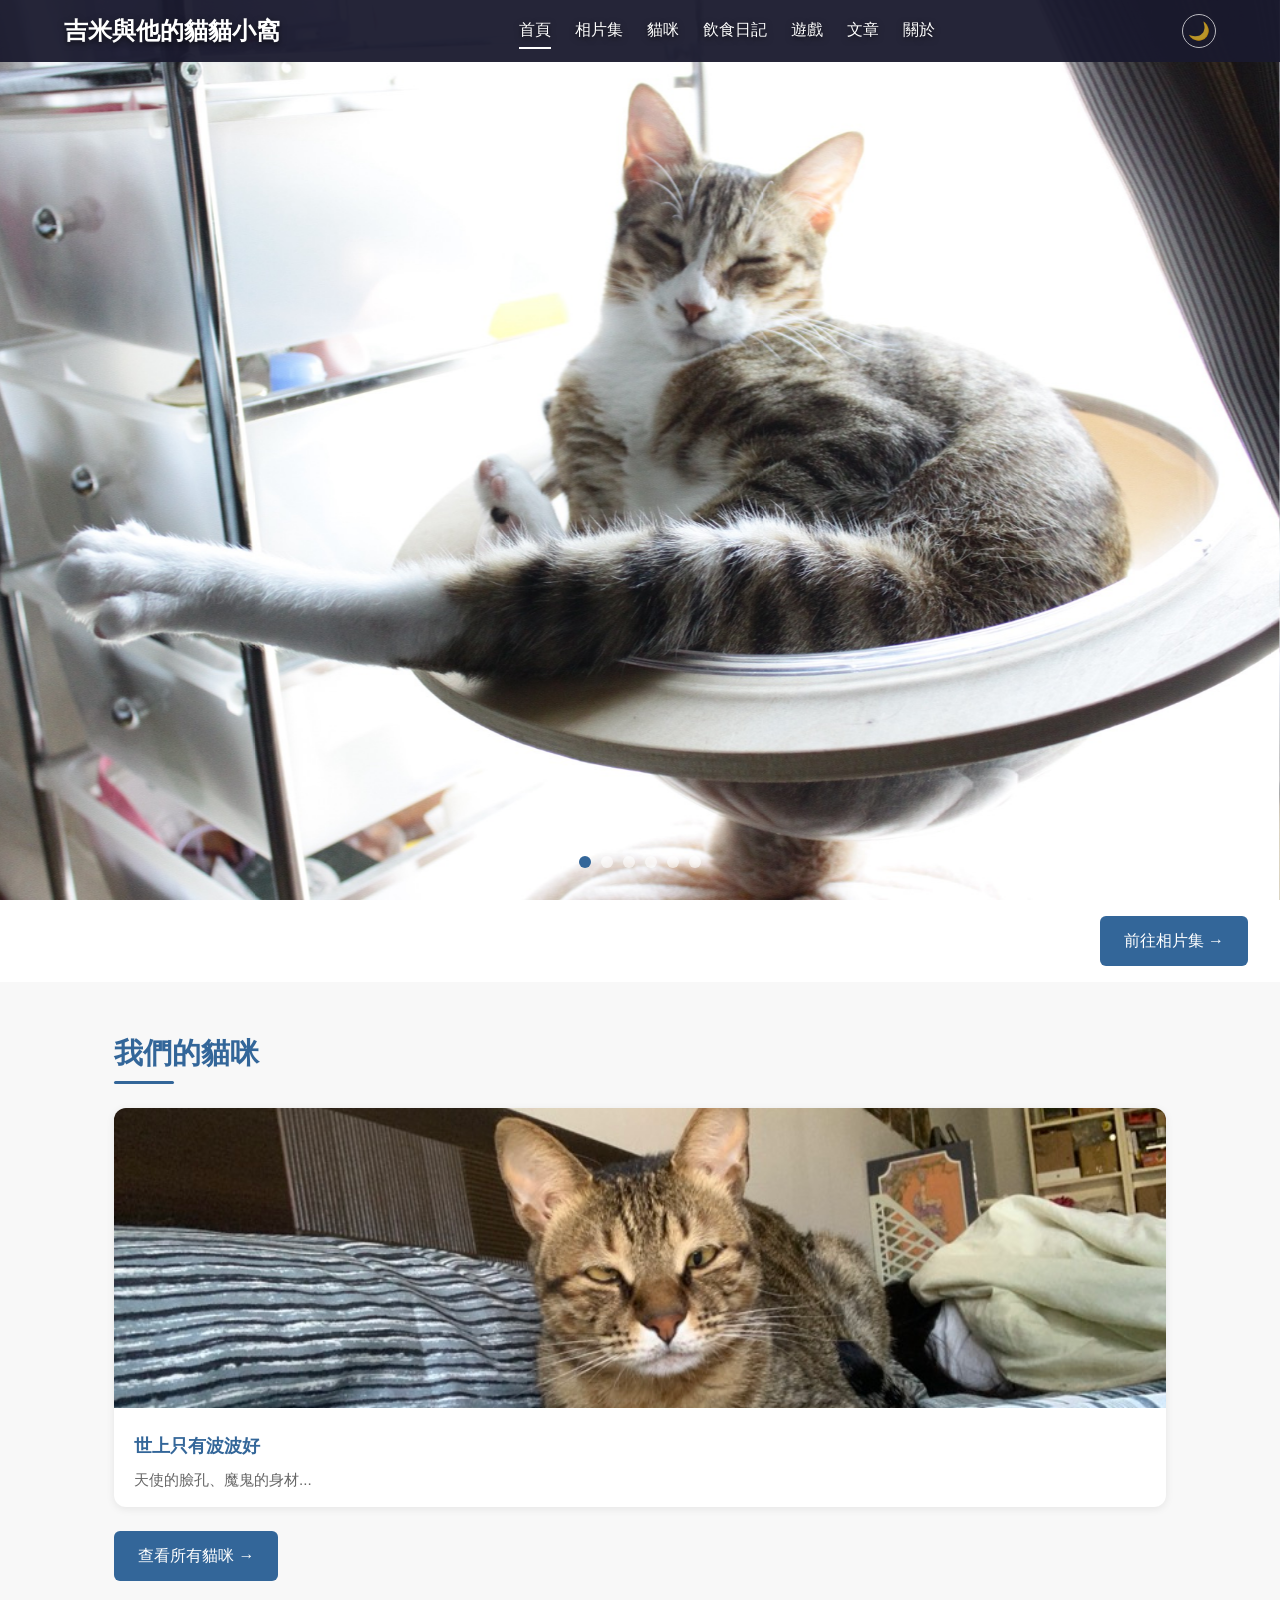
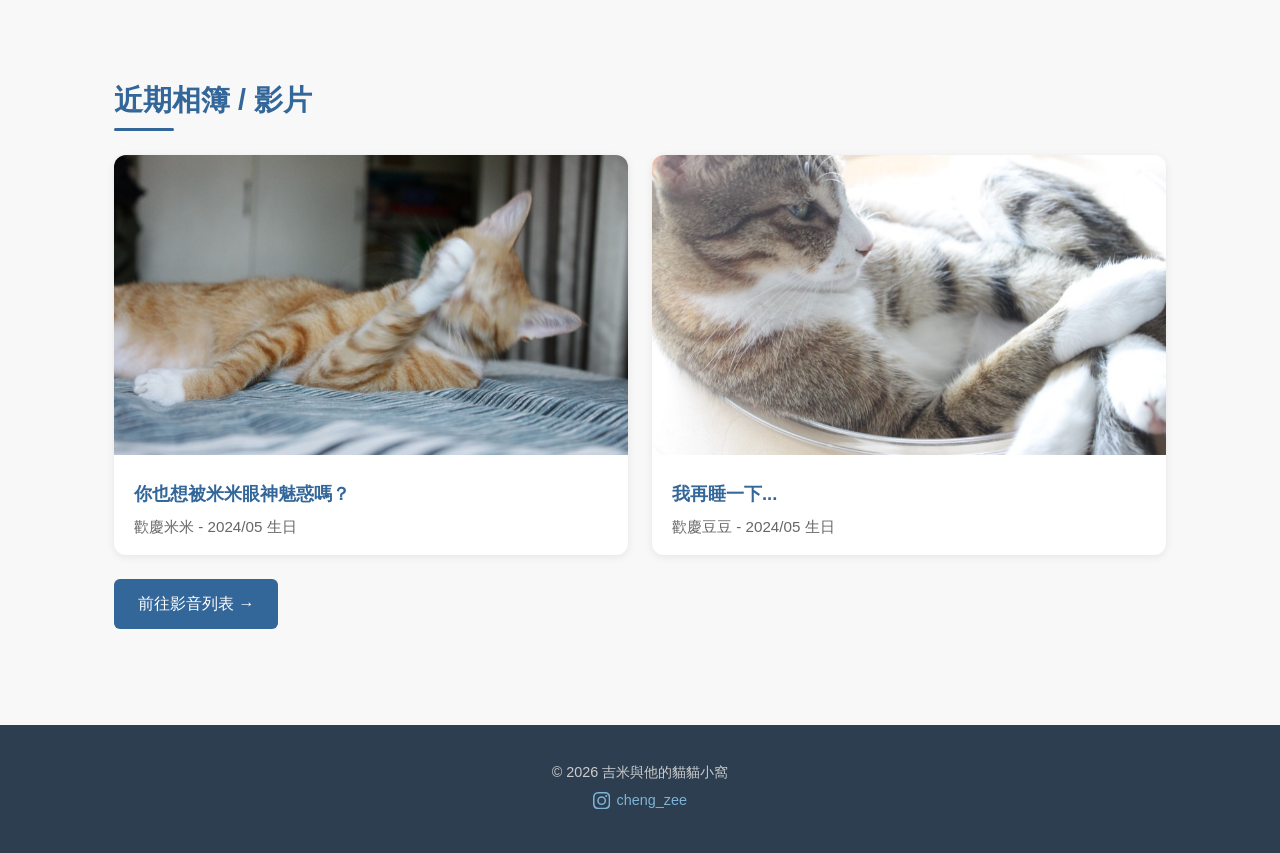
<file: index.html>
<!DOCTYPE html>
<html lang="zh-Hant">
<head>
  <meta charset="UTF-8" />
  <meta name="viewport" content="width=device-width, initial-scale=1.0" />
  <meta http-equiv="refresh" content="0; url=homepage.html" />
  <title>吉米與他的貓貓小窩</title>
  <link rel="icon" type="image/png" href="images/favicon.png" />
</head>
<body>
  <p>正在前往首頁... <a href="homepage.html">點此前往</a></p>
</body>
</html>
</file>
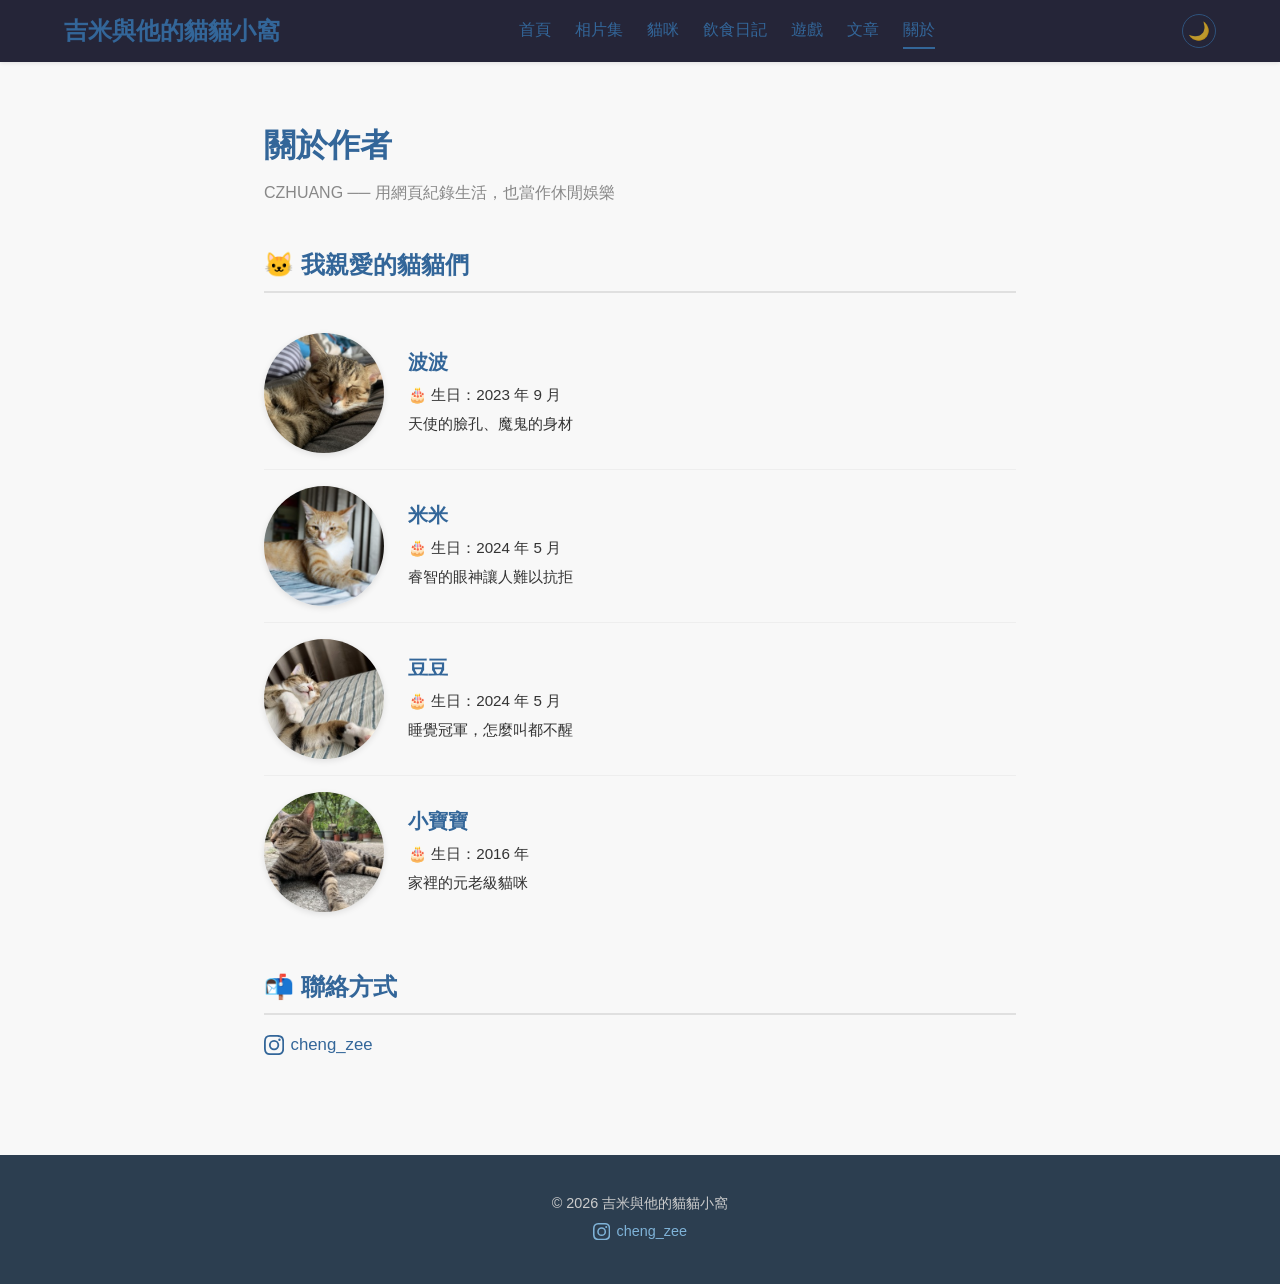
<file: about.html>
<!DOCTYPE html>
<html lang="zh-Hant">
<head>
  <meta charset="UTF-8" />
  <meta name="viewport" content="width=device-width, initial-scale=1.0" />
  <meta name="description" content="吉米與他的貓貓小窩 - 關於作者與他的貓咪們" />
  <meta property="og:title" content="關於 - 吉米與他的貓貓小窩" />
  <meta property="og:description" content="認識 CZHUANG 和他的四隻貓咪" />
  <meta property="og:type" content="website" />
  <title>關於 - 吉米與他的貓貓小窩</title>
  <link rel="icon" type="image/png" href="images/favicon.png" />
  <link rel="stylesheet" href="css/style.css" />
</head>
<body>

  <div id="site-header"></div>

  <!-- Main Content -->
  <main class="about-content">
    <h1>關於作者</h1>
    <p class="subtitle">CZHUANG ── 用網頁紀錄生活，也當作休閒娛樂</p>

    <h2>🐱 我親愛的貓貓們</h2>
    <div class="cat-profiles">
      <div class="cat-row">
        <img src="photos/_thumbnails/波波/IMG_0006.jpg" alt="波波" />
        <div class="cat-info">
          <h3>波波</h3>
          <p>🎂 生日：2023 年 9 月</p>
          <p>天使的臉孔、魔鬼的身材</p>
        </div>
      </div>
      <div class="cat-row">
        <img src="photos/_thumbnails/米米/IMG_0762.jpg" alt="米米" />
        <div class="cat-info">
          <h3>米米</h3>
          <p>🎂 生日：2024 年 5 月</p>
          <p>睿智的眼神讓人難以抗拒</p>
        </div>
      </div>
      <div class="cat-row">
        <img src="photos/_thumbnails/豆豆/IMG_1701.jpg" alt="豆豆" />
        <div class="cat-info">
          <h3>豆豆</h3>
          <p>🎂 生日：2024 年 5 月</p>
          <p>睡覺冠軍，怎麼叫都不醒</p>
        </div>
      </div>
      <div class="cat-row">
        <img src="photos/_thumbnails/小寶寶/IMG_1577.jpg" alt="小寶寶" />
        <div class="cat-info">
          <h3>小寶寶</h3>
          <p>🎂 生日：2016 年</p>
          <p>家裡的元老級貓咪</p>
        </div>
      </div>
    </div>

    <h2>📬 聯絡方式</h2>
    <p>
      <a href="https://instagram.com/cheng_zee" target="_blank" rel="noopener" class="ig-link">
        <svg class="ig-icon" viewBox="0 0 24 24" fill="currentColor" xmlns="http://www.w3.org/2000/svg"><path d="M12 2.163c3.204 0 3.584.012 4.85.07 3.252.148 4.771 1.691 4.919 4.919.058 1.265.069 1.645.069 4.849 0 3.205-.012 3.584-.069 4.849-.149 3.225-1.664 4.771-4.919 4.919-1.266.058-1.644.07-4.85.07-3.204 0-3.584-.012-4.849-.07-3.26-.149-4.771-1.699-4.919-4.92-.058-1.265-.07-1.644-.07-4.849 0-3.204.013-3.583.07-4.849.149-3.227 1.664-4.771 4.919-4.919 1.266-.057 1.645-.069 4.849-.069zM12 0C8.741 0 8.333.014 7.053.072 2.695.272.273 2.69.073 7.052.014 8.333 0 8.741 0 12c0 3.259.014 3.668.072 4.948.2 4.358 2.618 6.78 6.98 6.98C8.333 23.986 8.741 24 12 24c3.259 0 3.668-.014 4.948-.072 4.354-.2 6.782-2.618 6.979-6.98.059-1.28.073-1.689.073-4.948 0-3.259-.014-3.667-.072-4.947-.196-4.354-2.617-6.78-6.979-6.98C15.668.014 15.259 0 12 0zm0 5.838a6.162 6.162 0 100 12.324 6.162 6.162 0 000-12.324zM12 16a4 4 0 110-8 4 4 0 010 8zm6.406-11.845a1.44 1.44 0 100 2.881 1.44 1.44 0 000-2.881z"/></svg>
        cheng_zee
      </a>
    </p>
  </main>

  <div id="site-footer"></div>

  <script src="js/components.js"></script>
  <script src="js/common.js"></script>
</body>
</html>
</file>
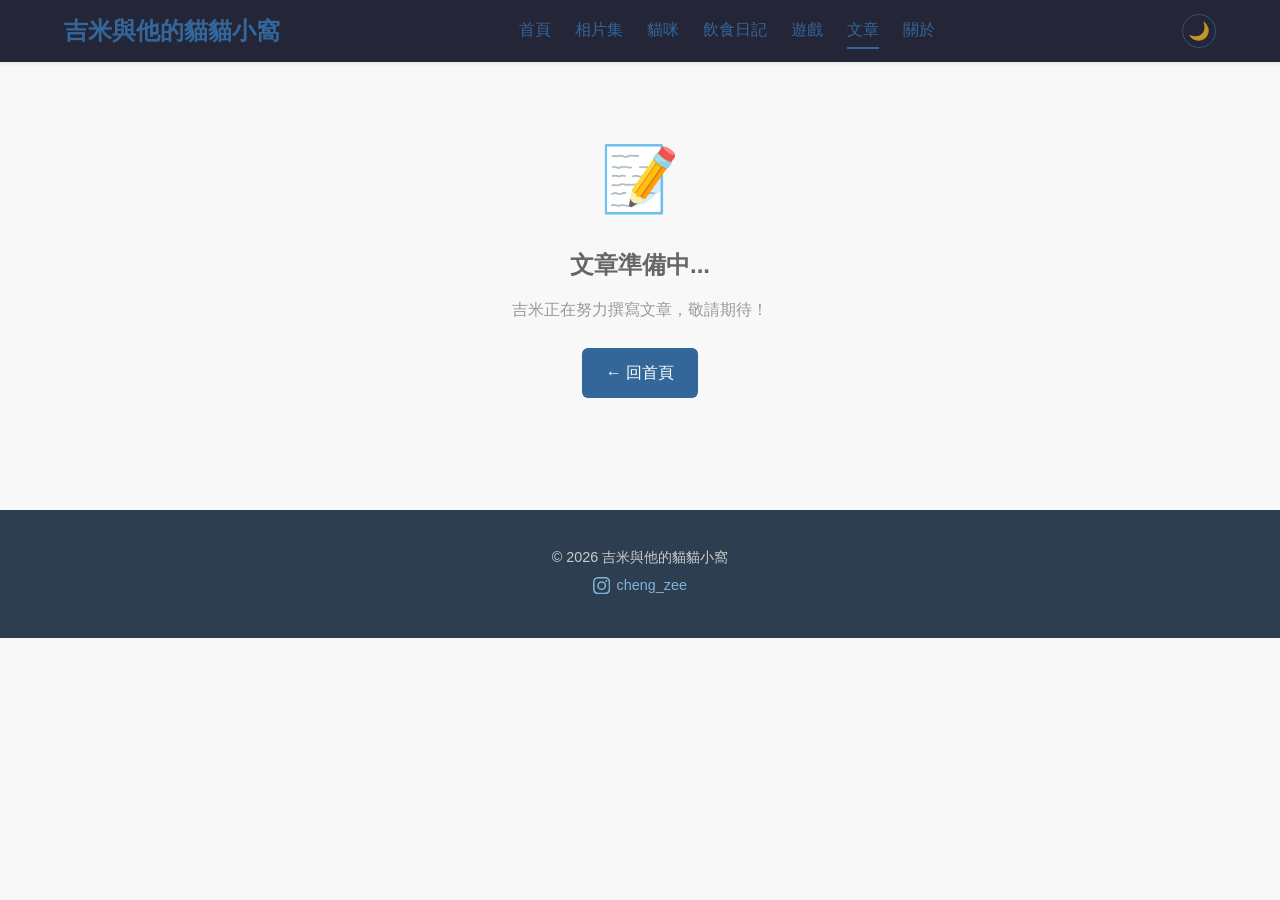
<file: articles.html>
<!DOCTYPE html>
<html lang="zh-Hant">
<head>
  <meta charset="UTF-8" />
  <meta name="viewport" content="width=device-width, initial-scale=1.0" />
  <meta name="description" content="吉米與他的貓貓小窩 - 文章列表" />
  <title>文章 - 吉米與他的貓貓小窩</title>
  <link rel="icon" type="image/png" href="images/favicon.png" />
  <link rel="stylesheet" href="css/style.css" />
</head>
<body>

  <div id="site-header"></div>

  <!-- Main Content -->
  <main class="placeholder-message">
    <div class="icon">📝</div>
    <h2>文章準備中...</h2>
    <p>吉米正在努力撰寫文章，敬請期待！</p>
    <br />
    <a class="button-link" href="homepage.html">← 回首頁</a>
  </main>

  <div id="site-footer"></div>

  <script src="js/components.js"></script>
  <script src="js/common.js"></script>
</body>
</html>
</file>
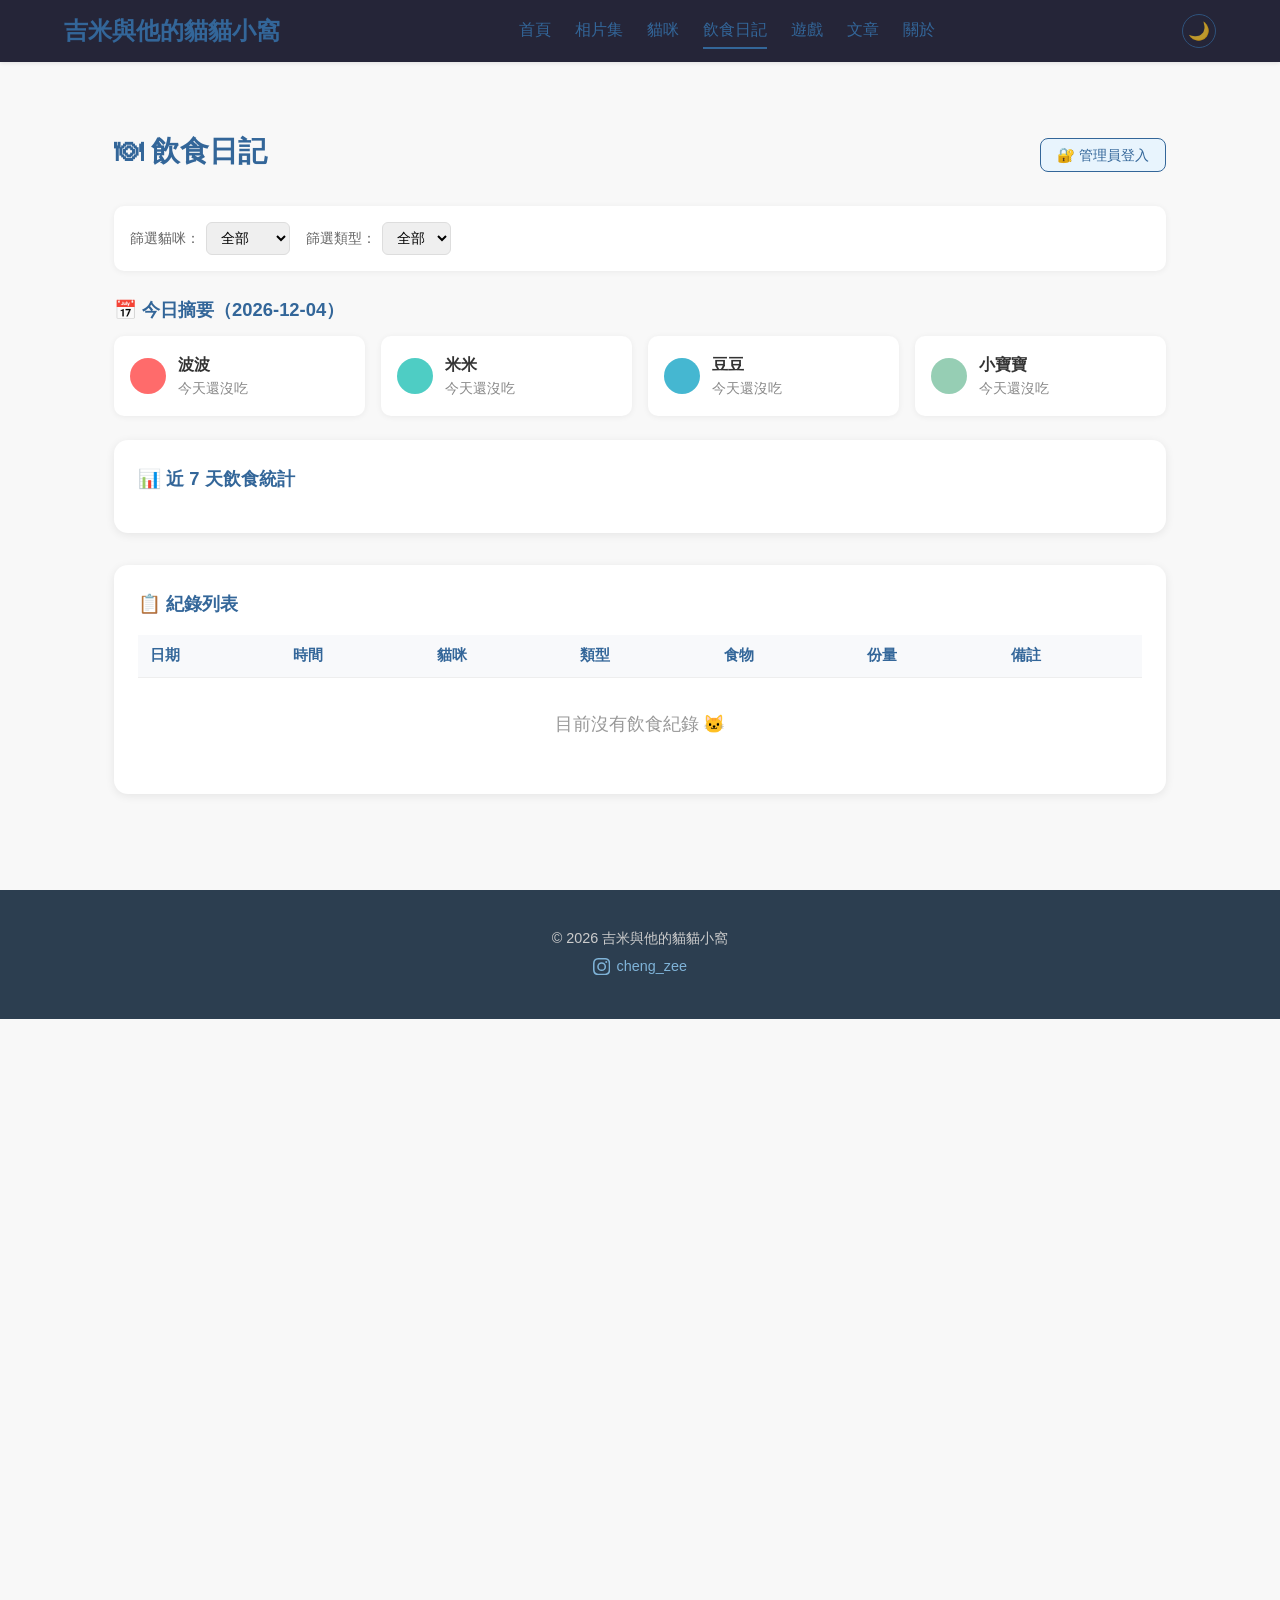
<file: cat-diary.html>
<!DOCTYPE html>
<html lang="zh-Hant">
<head>
  <meta charset="UTF-8" />
  <meta name="viewport" content="width=device-width, initial-scale=1.0" />
  <meta name="description" content="吉米與他的貓貓小窩 - 貓咪飲食日記" />
  <meta property="og:title" content="飲食日記 - 吉米與他的貓貓小窩" />
  <meta property="og:description" content="記錄貓咪們的每日飲食，追蹤健康狀況" />
  <meta property="og:type" content="website" />
  <title>飲食日記 - 吉米與他的貓貓小窩</title>
  <link rel="icon" type="image/png" href="images/favicon.png" />
  <link rel="stylesheet" href="css/style.css" />
  <script src="js/vendor/chart.umd.min.js"></script>
</head>
<body>

  <div id="site-header"></div>

  <!-- Main Content -->
  <main class="section page-section">
    <div class="diary-title-bar">
      <h2>🍽 飲食日記</h2>
      <div id="admin-bar">
        <button class="btn-admin-login" id="btn-login" onclick="adminLogin()">🔐 管理員登入</button>
        <div class="admin-status" id="admin-status" style="display:none;">
          <span>✅ 管理模式</span>
          <button class="btn-admin-logout" onclick="adminLogout()">登出</button>
        </div>
      </div>
    </div>

    <!-- 新增紀錄表單（管理員限定） -->
    <div class="diary-form-card admin-only">
      <h3>📝 新增紀錄</h3>
      <form id="diary-form" class="diary-form">
        <div class="form-row">
          <div class="form-group">
            <label for="record-date">日期</label>
            <input type="date" id="record-date" required />
          </div>
          <div class="form-group">
            <label for="record-time">時間</label>
            <input type="time" id="record-time" required />
          </div>
        </div>
        <div class="form-row">
          <div class="form-group">
            <label for="record-cat">貓咪</label>
            <select id="record-cat" required>
              <option value="">選擇貓咪</option>
              <option value="波波">🐱 波波</option>
              <option value="米米">🐱 米米</option>
              <option value="豆豆">🐱 豆豆</option>
              <option value="小寶寶">🐱 小寶寶</option>
            </select>
          </div>
          <div class="form-group">
            <label for="record-type">類型</label>
            <select id="record-type" required>
              <option value="">選擇類型</option>
              <option value="乾糧">🥣 乾糧</option>
              <option value="濕食">🥫 濕食</option>
              <option value="零食">🍬 零食</option>
              <option value="水">💧 喝水</option>
              <option value="其他">📌 其他</option>
            </select>
          </div>
        </div>
        <div class="form-row">
          <div class="form-group">
            <label for="record-food">食物名稱</label>
            <input type="text" id="record-food" placeholder="例：皇家 K36" />
          </div>
          <div class="form-group">
            <label for="record-amount">份量 (g)</label>
            <input type="number" id="record-amount" placeholder="例：30" min="0" />
          </div>
        </div>
        <div class="form-group" style="width:100%;">
          <label for="record-note">備註</label>
          <input type="text" id="record-note" placeholder="例：吃很快、剩一半..." />
        </div>
        <div class="form-actions">
          <button type="submit" class="btn-primary">✅ 新增紀錄</button>
        </div>
      </form>
    </div>

    <!-- 篩選與統計 -->
    <div class="diary-controls">
      <div class="filter-group">
        <label>篩選貓咪：</label>
        <select id="filter-cat">
          <option value="all">全部</option>
          <option value="波波">波波</option>
          <option value="米米">米米</option>
          <option value="豆豆">豆豆</option>
          <option value="小寶寶">小寶寶</option>
        </select>
      </div>
      <div class="filter-group">
        <label>篩選類型：</label>
        <select id="filter-type">
          <option value="all">全部</option>
          <option value="乾糧">乾糧</option>
          <option value="濕食">濕食</option>
          <option value="零食">零食</option>
          <option value="水">喝水</option>
          <option value="其他">其他</option>
        </select>
      </div>
      <div class="data-actions admin-only">
        <button class="btn-secondary" id="btn-export" title="匯出資料">📤 匯出</button>
        <button class="btn-secondary" id="btn-import" title="匯入資料">📥 匯入</button>
        <input type="file" id="import-file" accept=".json" style="display:none;" />
      </div>
    </div>

    <!-- 今日摘要 -->
    <div class="diary-summary" id="diary-summary">
      <!-- JS 動態產生 -->
    </div>

    <!-- 圖表 -->
    <div class="diary-chart-container">
      <h3>📊 近 7 天飲食統計</h3>
      <canvas id="diary-chart" height="250"></canvas>
    </div>

    <!-- 紀錄表格 -->
    <div class="diary-table-container">
      <h3>📋 紀錄列表</h3>
      <div class="table-scroll">
        <table class="diary-table" id="diary-table">
          <thead>
            <tr>
              <th>日期</th>
              <th>時間</th>
              <th>貓咪</th>
              <th>類型</th>
              <th>食物</th>
              <th>份量</th>
              <th>備註</th>
              <th class="admin-only-cell">操作</th>
            </tr>
          </thead>
          <tbody id="diary-tbody">
          </tbody>
        </table>
      </div>
      <p class="empty-message" id="empty-msg" style="display:none;">目前沒有飲食紀錄 🐱</p>
    </div>

  </main>

  <div id="site-footer"></div>

  <script src="js/components.js"></script>
  <script src="js/common.js"></script>
  <script src="js/diary.js"></script>
</body>
</html>
</file>
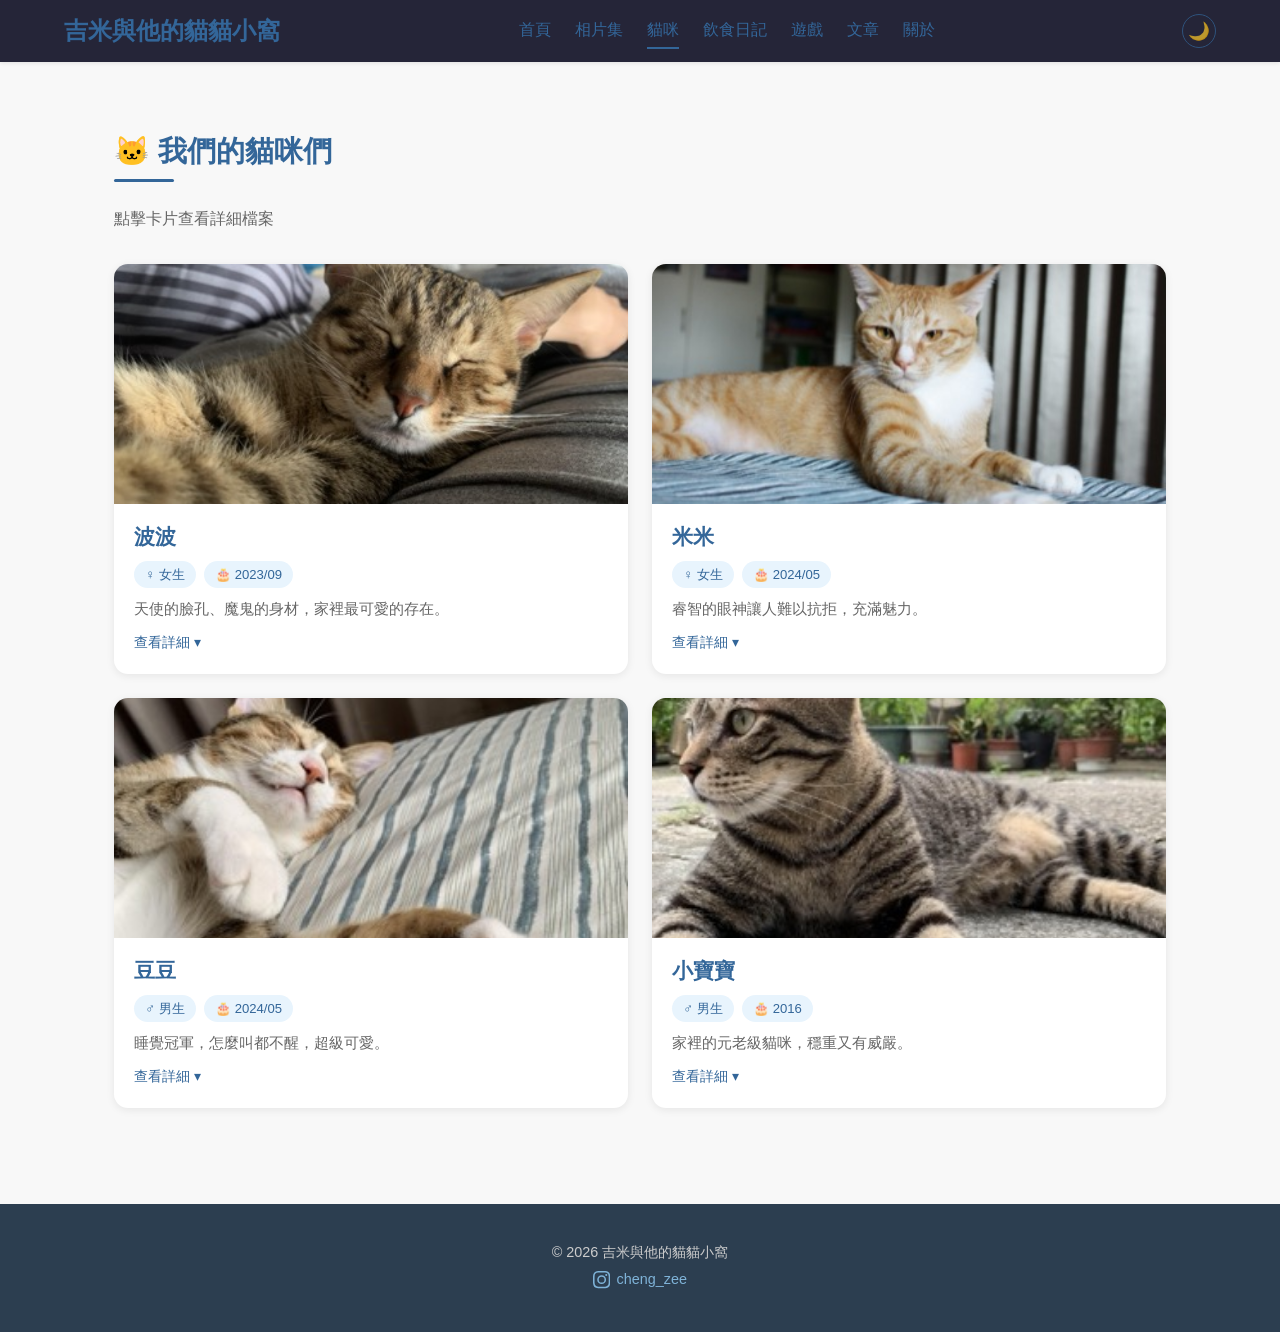
<file: cats.html>
<!DOCTYPE html>
<html lang="zh-Hant">
<head>
  <meta charset="UTF-8" />
  <meta name="viewport" content="width=device-width, initial-scale=1.0" />
  <meta name="description" content="吉米與他的貓貓小窩 - 認識我們的貓咪們" />
  <meta property="og:title" content="貓咪檔案 - 吉米與他的貓貓小窩" />
  <meta property="og:description" content="認識波波、米米、豆豆、小寶寶四隻可愛的貓咪" />
  <meta property="og:image" content="photos/_cards/bobo.jpg" />
  <meta property="og:type" content="website" />
  <title>貓咪檔案 - 吉米與他的貓貓小窩</title>
  <link rel="icon" type="image/png" href="images/favicon.png" />
  <link rel="stylesheet" href="css/style.css" />
</head>
<body>

  <div id="site-header"></div>

  <!-- Main Content -->
  <main class="section page-section">
    <h2>🐱 我們的貓咪們</h2>
    <p class="section-subtitle">點擊卡片查看詳細檔案</p>

    <div class="cat-cards">

      <!-- 波波 -->
      <div class="cat-card" id="bobo">
        <div class="cat-card-header">
          <img src="photos/_thumbnails/波波/IMG_0006.jpg" alt="波波" />
        </div>
        <div class="cat-card-body">
          <h3>波波</h3>
          <div class="cat-card-meta">
            <span class="cat-badge">♀ 女生</span>
            <span class="cat-badge">🎂 2023/09</span>
          </div>
          <p class="cat-card-desc">天使的臉孔、魔鬼的身材，家裡最可愛的存在。</p>
          <span class="cat-card-toggle">查看詳細 ▾</span>
        </div>
        <div class="cat-card-detail">
          <div class="cat-card-detail-inner">
            <table class="cat-info-table">
              <tr><td>📛 名字</td><td>波波（BoBo）</td></tr>
              <tr><td>🎂 生日</td><td>2023 年 9 月</td></tr>
              <tr><td>⚤ 性別</td><td>♀ 女生</td></tr>
              <tr><td>🎨 花色</td><td>虎斑</td></tr>
              <tr><td>⚖️ 體重</td><td>—</td></tr>
              <tr><td>💉 疫苗</td><td>—</td></tr>
            </table>
            <div class="cat-personality">
              <h4>🌟 個性</h4>
              <p>天使的臉孔、魔鬼的身材，家裡最可愛的存在。</p>
            </div>
            <div class="cat-favorites">
              <h4>❤️ 喜好</h4>
              <div class="tag-list">
                <span class="tag">待補充</span>
              </div>
            </div>
            <a href="photo-gallery.html?cat=%E6%B3%A2%E6%B3%A2" class="button-link cat-gallery-link" onclick="event.stopPropagation()">📷 查看波波的相簿</a>
          </div>
        </div>
      </div>

      <!-- 米米 -->
      <div class="cat-card" id="mimi">
        <div class="cat-card-header">
          <img src="photos/_thumbnails/米米/IMG_0762.jpg" alt="米米" />
        </div>
        <div class="cat-card-body">
          <h3>米米</h3>
          <div class="cat-card-meta">
            <span class="cat-badge">♀ 女生</span>
            <span class="cat-badge">🎂 2024/05</span>
          </div>
          <p class="cat-card-desc">睿智的眼神讓人難以抗拒，充滿魅力。</p>
          <span class="cat-card-toggle">查看詳細 ▾</span>
        </div>
        <div class="cat-card-detail">
          <div class="cat-card-detail-inner">
            <table class="cat-info-table">
              <tr><td>📛 名字</td><td>米米（MiMi）</td></tr>
              <tr><td>🎂 生日</td><td>2024 年 5 月</td></tr>
              <tr><td>⚤ 性別</td><td>♀ 女生</td></tr>
              <tr><td>🎨 花色</td><td>橘虎斑白</td></tr>
              <tr><td>⚖️ 體重</td><td>—</td></tr>
              <tr><td>💉 疫苗</td><td>—</td></tr>
            </table>
            <div class="cat-personality">
              <h4>🌟 個性</h4>
              <p>睿智的眼神讓人難以抗拒，充滿魅力。</p>
            </div>
            <div class="cat-favorites">
              <h4>❤️ 喜好</h4>
              <div class="tag-list">
                <span class="tag">待補充</span>
              </div>
            </div>
            <a href="photo-gallery.html?cat=%E7%B1%B3%E7%B1%B3" class="button-link cat-gallery-link" onclick="event.stopPropagation()">📷 查看米米的相簿</a>
          </div>
        </div>
      </div>

      <!-- 豆豆 -->
      <div class="cat-card" id="doudou">
        <div class="cat-card-header">
          <img src="photos/_thumbnails/豆豆/IMG_1701.jpg" alt="豆豆" />
        </div>
        <div class="cat-card-body">
          <h3>豆豆</h3>
          <div class="cat-card-meta">
            <span class="cat-badge">♂ 男生</span>
            <span class="cat-badge">🎂 2024/05</span>
          </div>
          <p class="cat-card-desc">睡覺冠軍，怎麼叫都不醒，超級可愛。</p>
          <span class="cat-card-toggle">查看詳細 ▾</span>
        </div>
        <div class="cat-card-detail">
          <div class="cat-card-detail-inner">
            <table class="cat-info-table">
              <tr><td>📛 名字</td><td>豆豆（DouDou）</td></tr>
              <tr><td>🎂 生日</td><td>2024 年 5 月</td></tr>
              <tr><td>⚤ 性別</td><td>♂ 男生</td></tr>
              <tr><td>🎨 花色</td><td>虎斑＋白</td></tr>
              <tr><td>⚖️ 體重</td><td>—</td></tr>
              <tr><td>💉 疫苗</td><td>—</td></tr>
            </table>
            <div class="cat-personality">
              <h4>🌟 個性</h4>
              <p>睡覺冠軍，怎麼叫都不醒，超級可愛。</p>
            </div>
            <div class="cat-favorites">
              <h4>❤️ 喜好</h4>
              <div class="tag-list">
                <span class="tag">睡覺</span>
              </div>
            </div>
            <a href="photo-gallery.html?cat=%E8%B1%86%E8%B1%86" class="button-link cat-gallery-link" onclick="event.stopPropagation()">📷 查看豆豆的相簿</a>
          </div>
        </div>
      </div>

      <!-- 小寶寶 -->
      <div class="cat-card" id="baobao">
        <div class="cat-card-header">
          <img src="photos/_thumbnails/小寶寶/IMG_1577.jpg" alt="小寶寶" />
        </div>
        <div class="cat-card-body">
          <h3>小寶寶</h3>
          <div class="cat-card-meta">
            <span class="cat-badge">♂ 男生</span>
            <span class="cat-badge">🎂 2016</span>
          </div>
          <p class="cat-card-desc">家裡的元老級貓咪，穩重又有威嚴。</p>
          <span class="cat-card-toggle">查看詳細 ▾</span>
        </div>
        <div class="cat-card-detail">
          <div class="cat-card-detail-inner">
            <table class="cat-info-table">
              <tr><td>📛 名字</td><td>小寶寶（BaoBao）</td></tr>
              <tr><td>🎂 生日</td><td>2016 年</td></tr>
              <tr><td>⚤ 性別</td><td>♂ 男生</td></tr>
              <tr><td>🎨 花色</td><td>虎斑</td></tr>
              <tr><td>⚖️ 體重</td><td>—</td></tr>
              <tr><td>💉 疫苗</td><td>—</td></tr>
            </table>
            <div class="cat-personality">
              <h4>🌟 個性</h4>
              <p>家裡的元老級貓咪，穩重又有威嚴。</p>
            </div>
            <div class="cat-favorites">
              <h4>❤️ 喜好</h4>
              <div class="tag-list">
                <span class="tag">待補充</span>
              </div>
            </div>
            <a href="photo-gallery.html?cat=%E5%B0%8F%E5%AF%B6%E5%AF%B6" class="button-link cat-gallery-link" onclick="event.stopPropagation()">📷 查看小寶寶的相簿</a>
          </div>
        </div>
      </div>

    </div>
  </main>

  <div id="site-footer"></div>

  <script src="js/components.js"></script>
  <script src="js/common.js"></script>
  <script src="js/cats.js"></script>
</body>
</html>
</file>
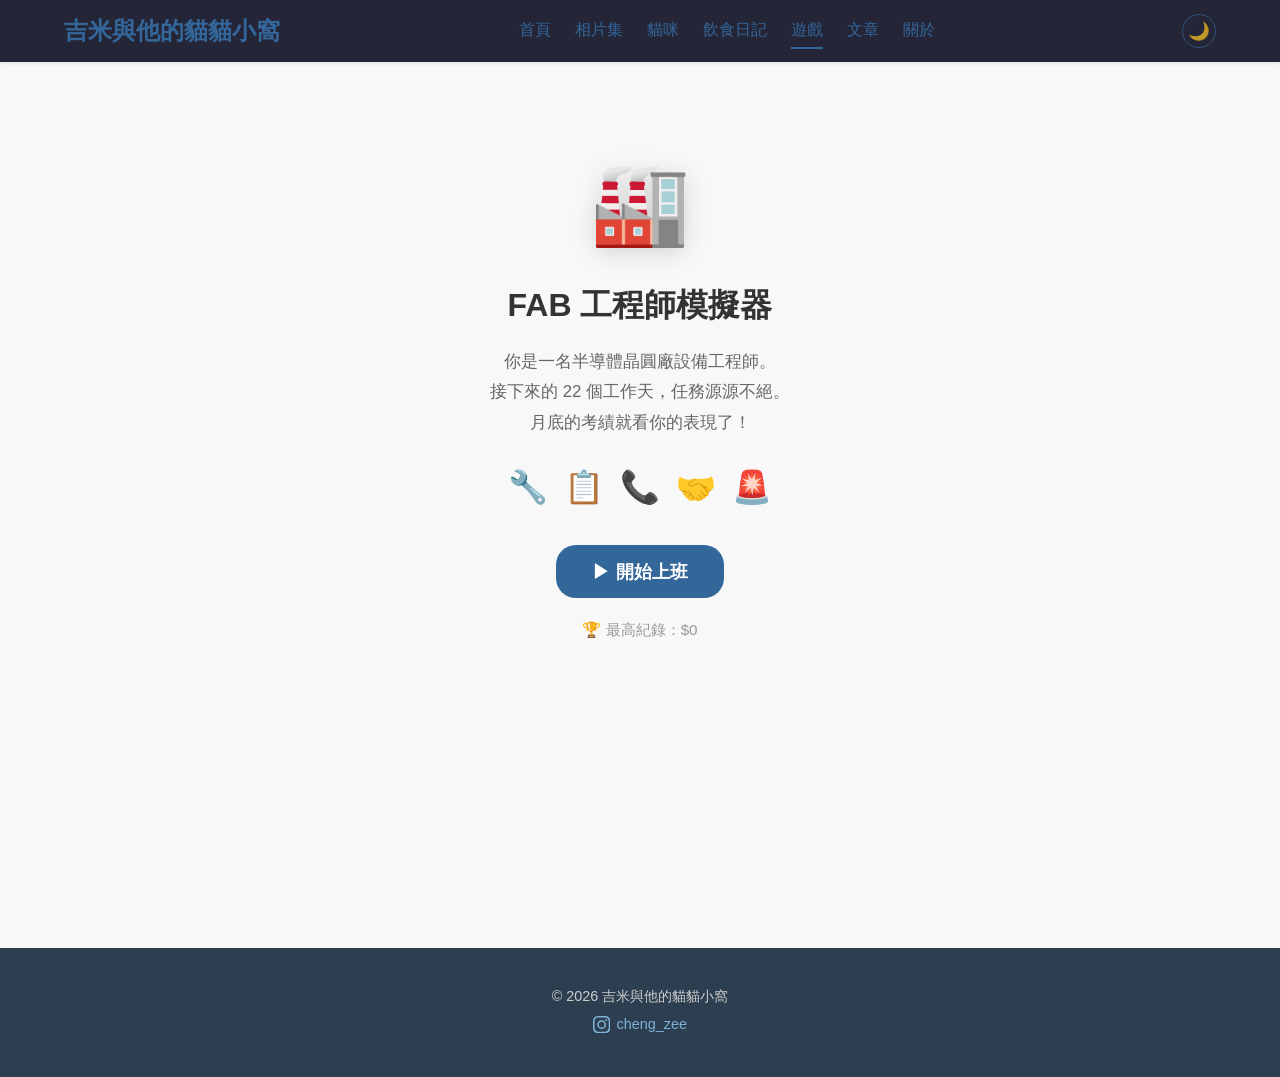
<file: game.html>
<!DOCTYPE html>
<html lang="zh-Hant">
<head>
    <meta charset="UTF-8">
    <meta name="viewport" content="width=device-width, initial-scale=1.0">
    <title>FAB 工程師模擬器 — 吉米與他的貓貓小窩</title>
    <meta name="description" content="半導體晶圓廠設備工程師模擬遊戲 — 修機台、寫報告、開會、接電話，在無盡的任務中守住你的獎金！">
    <meta property="og:title" content="FAB 工程師模擬器">
    <meta property="og:description" content="你是一名半導體 FAB 設備工程師，任務源源不絕，守住你的獎金！">
    <meta property="og:type" content="website">
    <link rel="icon" href="images/favicon.png">
    <link rel="stylesheet" href="css/style.css">
</head>
<body>
    <div id="site-header"></div>

    <main class="game-container">
        <!-- Start Screen -->
        <div id="game-start" class="game-screen active">
            <div class="game-intro">
                <div class="game-logo">🏭</div>
                <h2>FAB 工程師模擬器</h2>
                <p class="game-tagline">
                    你是一名半導體晶圓廠設備工程師。<br>
                    接下來的 22 個工作天，任務源源不絕。<br>
                    月底的考績就看你的表現了！
                </p>
                <div class="game-task-icons">
                    <span title="修機台">🔧</span>
                    <span title="寫報告">📋</span>
                    <span title="接電話">📞</span>
                    <span title="開會">🤝</span>
                    <span title="緊急停機">🚨</span>
                </div>
                <button id="btn-start" class="btn-game-primary">▶ 開始上班</button>
                <p class="game-highscore">🏆 最高紀錄：<span id="high-score">$0</span></p>
            </div>
        </div>

        <!-- Playing Screen -->
        <div id="game-play" class="game-screen">
            <div class="game-hud">
                <div class="hud-item hud-time">⏰ <span id="hud-time">08:00</span></div>
                <div class="hud-item hud-day">📅 <span id="hud-day">1/22</span></div>
                <div class="hud-item hud-bonus">💰 <span id="hud-bonus">$50,000</span></div>
                <div class="hud-item hud-stats">✅<span id="hud-completed">0</span> ❌<span id="hud-failed">0</span></div>
            </div>

            <div class="game-day-progress">
                <div id="day-progress-bar" class="day-progress-fill" style="width:0%"></div>
            </div>
            <div class="game-month-progress">
                <div id="month-progress-bar" class="month-progress-fill" style="width:0%"></div>
            </div>

            <!-- Special event banner -->
            <div id="special-event" class="special-event" style="display:none"></div>

            <!-- Active Task -->
            <div id="task-active-section" class="game-section" style="display:none">
                <h3 class="game-section-title">⚙️ 正在處理</h3>
                <div id="task-active" class="task-active"></div>
            </div>

            <!-- Task Queue -->
            <div class="game-section">
                <h3 class="game-section-title">📥 待處理任務 (<span id="queue-count">0</span>)</h3>
                <div id="task-queue" class="task-queue"></div>
                <p id="queue-empty" class="queue-empty">目前沒有待處理任務，享受片刻寧靜吧... ☕</p>
            </div>

            <!-- Event Log -->
            <div class="game-section">
                <h3 class="game-section-title">📜 事件紀錄</h3>
                <div id="event-log" class="event-log">
                    <div class="log-entry"><span class="log-time">08:00</span> 🏭 歡迎來到晶圓廠，祝你今天一切順利！</div>
                </div>
            </div>
        </div>

        <!-- Day End Screen -->
        <div id="game-end" class="game-screen">
            <div class="game-summary">
                <h2>📊 今日結算</h2>
                <div id="summary-content"></div>
                <div class="summary-actions">
                    <button id="btn-next-day" class="btn-game-primary">☀️ 繼續下一天</button>
                    <button id="btn-restart" class="btn-game-secondary">🔄 重新開始</button>
                </div>
                <p class="game-highscore">🏆 歷史最高：<span id="end-high-score">$0</span></p>
            </div>
        </div>

        <!-- Month End / Performance Review Screen -->
        <div id="game-month" class="game-screen">
            <div class="game-summary month-end-summary">
                <h2>📊 月底考績結算</h2>
                <div id="month-content"></div>
                <div class="summary-actions">
                    <button id="btn-new-month" class="btn-game-primary">🔄 再來一個月</button>
                </div>
                <p class="game-highscore">🏆 歷史最高：<span id="month-high-score">$0</span></p>
            </div>
        </div>

        <!-- Game Over Screen -->
        <div id="game-over" class="game-screen">
            <div class="game-summary game-over-summary">
                <div class="game-logo">💸</div>
                <h2>GAME OVER</h2>
                <p class="game-over-msg">你的獎金已經歸零...</p>
                <div id="gameover-content"></div>
                <div class="summary-actions">
                    <button id="btn-gameover-restart" class="btn-game-primary">🔄 重新開始</button>
                </div>
                <p class="game-highscore">🏆 歷史最高：<span id="over-high-score">$0</span></p>
            </div>
        </div>
    </main>

    <div id="site-footer"></div>
    <script src="js/components.js"></script>
    <script src="js/common.js"></script>
    <script src="js/game.js"></script>
</body>
</html>
</file>
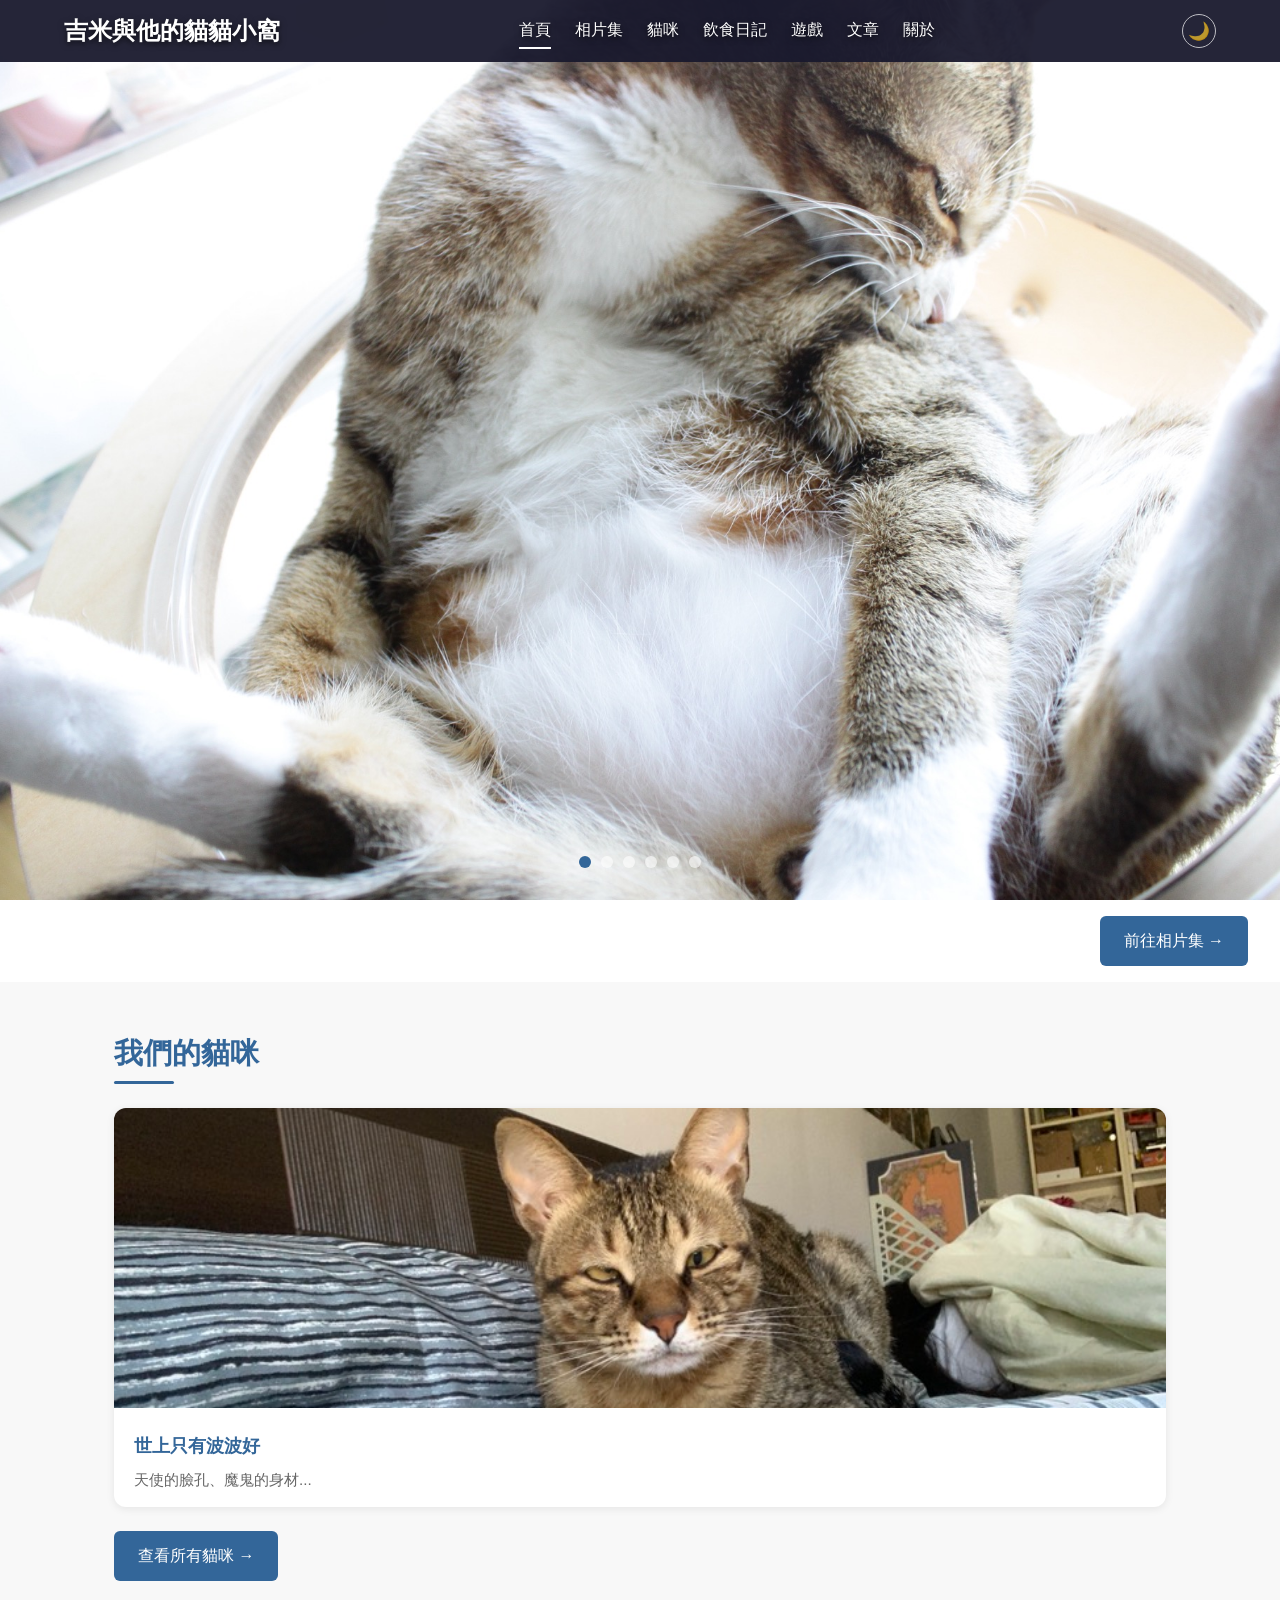
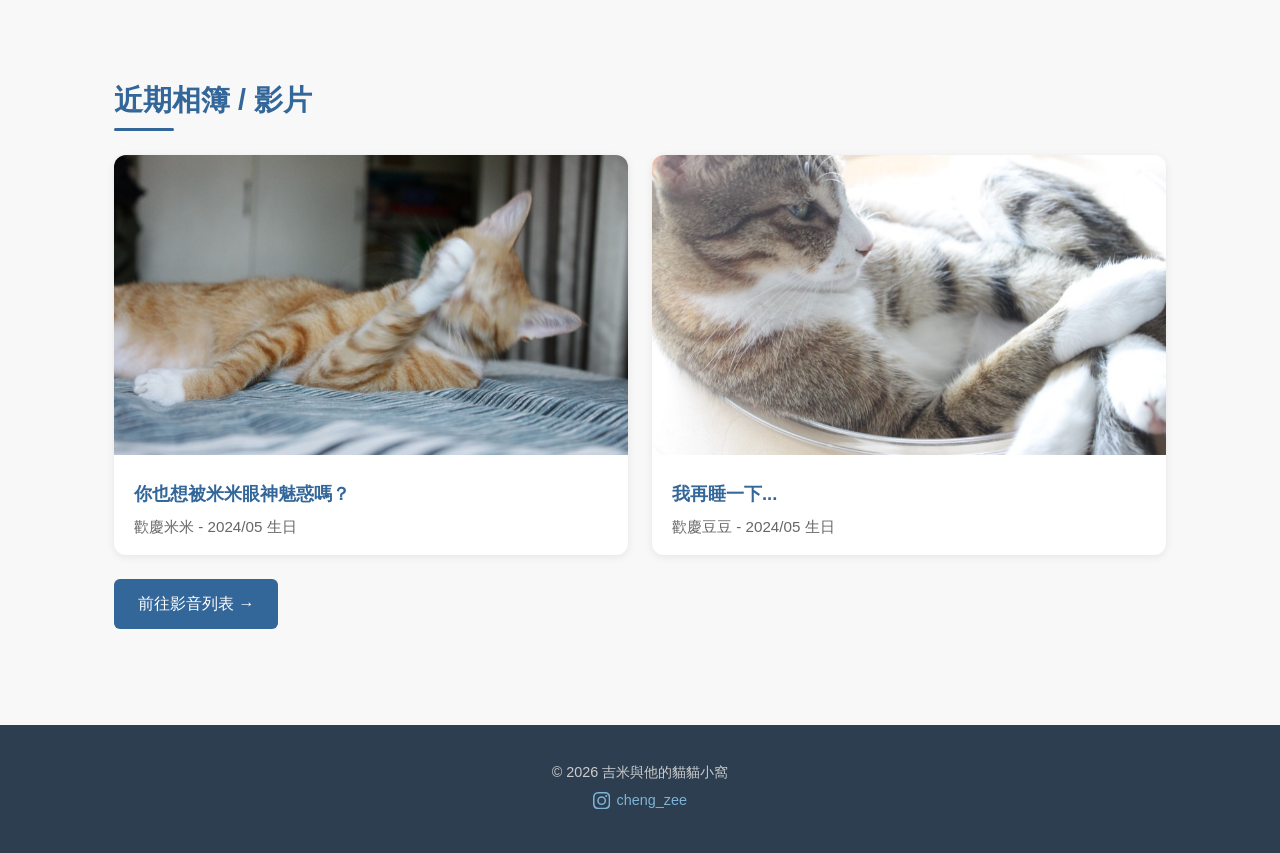
<file: homepage.html>
<!DOCTYPE html>
<html lang="zh-Hant">
<head>
  <meta charset="UTF-8" />
  <meta name="viewport" content="width=device-width, initial-scale=1.0" />
  <meta name="description" content="吉米與他的貓貓小窩 - 用照片和文字記錄生活的個人網站" />
  <meta property="og:title" content="吉米與他的貓貓小窩" />
  <meta property="og:description" content="用照片和文字記錄生活的個人網站，認識我們的四隻貓貓：波波、米米、豆豆、小寶寶" />
  <meta property="og:image" content="photos/_hero/IMG_0766.jpg" />
  <meta property="og:type" content="website" />
  <title>吉米與他的貓貓小窩</title>
  <link rel="icon" type="image/png" href="images/favicon.png" />
  <link rel="stylesheet" href="css/style.css" />
</head>
<body class="page-hero">

  <div id="site-header"></div>

  <!-- Hero 輪播 -->
  <section class="hero">
    <div class="slider">
      <div class="slides" id="slides"></div>
      <div class="slider-nav" id="slider-nav"></div>
    </div>
  </section>

  <section class="hero-caption">
    <a class="button-link" href="photo-gallery.html">前往相片集 →</a>
  </section>

  <main>

  <!-- 貓咪專區 -->
  <section class="section">
    <h2>我們的貓咪</h2>
    <div class="cards">
      <a href="cats.html#bobo" class="card">
        <img src="photos/_cards/bobo.jpg" alt="波波">
        <div class="card-body">
          <h3>世上只有波波好</h3>
          <p>天使的臉孔、魔鬼的身材...</p>
        </div>
      </a>
    </div>
    <a class="button-link" href="cats.html">查看所有貓咪 →</a>
  </section>

  <!-- 近期相簿 / 影片 -->
  <section class="section">
    <h2>近期相簿 / 影片</h2>
    <div class="cards">
      <a href="photo-gallery.html?cat=%E7%B1%B3%E7%B1%B3" class="card">
        <img src="photos/_cards/mimi.jpg" alt="米米">
        <div class="card-body">
          <h3>你也想被米米眼神魅惑嗎？</h3>
          <p>歡慶米米 - 2024/05 生日</p>
        </div>
      </a>
      <a href="photo-gallery.html?cat=%E8%B1%86%E8%B1%86" class="card">
        <img src="photos/_cards/doudou.jpg" alt="豆豆">
        <div class="card-body">
          <h3>我再睡一下...</h3>
          <p>歡慶豆豆 - 2024/05 生日</p>
        </div>
      </a>
    </div>
    <a class="button-link" href="photo-gallery.html">前往影音列表 →</a>
  </section>
  </main>

  <div id="site-footer"></div>

  <!-- Scripts -->
  <script src="js/components.js"></script>
  <script src="js/common.js"></script>
  <script src="js/hero.js"></script>

</body>
</html>
</file>
<file: css/style.css>
/* ============================
   MyWebsite - 吉米與他的貓貓小窩
   共用樣式表
   ============================ */

/* --- CSS 變數（主題色） --- */
:root {
  --primary: #336699;
  --primary-hover: #274d73;
  --bg: #f8f8f8;
  --card-bg: #fff;
  --footer-bg: #2c3e50;
  --text: #333;
  --text-light: #666;
  --text-muted: #999;
  --text-label: #888;
  --border: #e0e0e0;
  --border-light: #eee;
  --border-input: #ddd;
  --accent-light: #e8f4fd;
  --accent-blue: #7fb3d8;
  --tag-bg: #f0f0f0;
  --shadow-sm: 0 2px 8px rgba(0,0,0,0.08);
  --shadow-md: 0 6px 16px rgba(0,0,0,0.12);
  --radius: 12px;
  --radius-sm: 8px;
  --radius-pill: 20px;
  color-scheme: light dark;
}

/* Dark Mode */
[data-theme="dark"] {
  --primary: #5a9fd4;
  --primary-hover: #7bb8e8;
  --bg: #1a1a2e;
  --card-bg: #222240;
  --footer-bg: #12121f;
  --text: #e0e0e0;
  --text-light: #b0b0b0;
  --text-muted: #808080;
  --text-label: #999;
  --border: #3a3a5c;
  --border-light: #2e2e4a;
  --border-input: #3a3a5c;
  --accent-light: #1e2a4a;
  --accent-blue: #5a9fd4;
  --tag-bg: #2e2e4a;
  --shadow-sm: 0 2px 8px rgba(0,0,0,0.3);
  --shadow-md: 0 6px 16px rgba(0,0,0,0.4);
}

@media (prefers-color-scheme: dark) {
  :root:not([data-theme="light"]) {
    --primary: #5a9fd4;
    --primary-hover: #7bb8e8;
    --bg: #1a1a2e;
    --card-bg: #222240;
    --footer-bg: #12121f;
    --text: #e0e0e0;
    --text-light: #b0b0b0;
    --text-muted: #808080;
    --text-label: #999;
    --border: #3a3a5c;
    --border-light: #2e2e4a;
    --border-input: #3a3a5c;
    --accent-light: #1e2a4a;
    --accent-blue: #5a9fd4;
    --tag-bg: #2e2e4a;
    --shadow-sm: 0 2px 8px rgba(0,0,0,0.3);
    --shadow-md: 0 6px 16px rgba(0,0,0,0.4);
  }
}

/* --- Reset --- */
*, *::before, *::after {
  margin: 0;
  padding: 0;
  box-sizing: border-box;
}

html {
  scroll-behavior: smooth;
}

body {
  font-family: 'Segoe UI', 'Noto Sans TC', Arial, sans-serif;
  color: var(--text);
  background-color: var(--bg);
  line-height: 1.6;
}

a {
  color: inherit;
  text-decoration: none;
}

img {
  max-width: 100%;
  height: auto;
}


/* ============================
   Header + Navigation
   ============================ */
.site-header {
  position: fixed;
  top: 0;
  left: 0;
  width: 100%;
  z-index: 100;
  transition: background-color 0.3s, color 0.3s, box-shadow 0.3s;
  /* 預設：非 hero 頁面，固定白底 */
  background-color: rgba(255, 255, 255, 0.95);
  color: var(--primary);
  box-shadow: 0 1px 4px rgba(0,0,0,0.1);
}

.header-inner {
  max-width: 1200px;
  margin: 0 auto;
  display: flex;
  align-items: center;
  justify-content: space-between;
  padding: 0.75rem 1.5rem;
}

.site-title {
  font-size: 1.5rem;
  font-weight: 700;
}

.site-title a {
  color: inherit;
  text-decoration: none;
}

/* Navigation */
.main-nav {
  display: flex;
  gap: 1.5rem;
}

.main-nav a {
  font-size: 1rem;
  font-weight: 500;
  padding: 0.25rem 0;
  border-bottom: 2px solid transparent;
  transition: border-color 0.3s, color 0.3s;
}

.main-nav a:hover,
.main-nav a.active {
  border-bottom-color: currentColor;
}

/* 手機漢堡選單按鈕 */
.nav-toggle {
  display: none;
  background: none;
  border: none;
  font-size: 1.5rem;
  cursor: pointer;
  color: inherit;
}

/* Hero 頁面：header 初始透明，滾動後變白 */
body.page-hero .site-header {
  background-color: transparent;
  color: #fff;
  text-shadow: 0 2px 6px rgba(0,0,0,0.7);
  box-shadow: none;
}

body.page-hero .site-header.scrolled {
  background-color: rgba(255, 255, 255, 0.92);
  color: var(--primary);
  text-shadow: none;
  box-shadow: 0 1px 4px rgba(0,0,0,0.1);
}


/* ============================
   Hero Section (Slider)
   ============================ */
.hero {
  width: 100vw;
  height: 100vh;
  overflow: hidden;
  position: relative;
}

.slider {
  width: 100%;
  height: 100%;
  overflow: hidden;
  position: relative;
}

.slides {
  display: flex;
  height: 100%;
  transition: transform 1.2s ease-in-out;
}

.slide-item {
  flex: 0 0 100vw;
  height: 100vh;
  overflow: hidden;
  position: relative;
}

.slide-item img {
  width: 100%;
  height: 100%;
  object-fit: cover;
  object-position: center;
}

.slider-nav {
  position: absolute;
  bottom: 24px;
  width: 100%;
  text-align: center;
  z-index: 5;
}

.slider-nav button {
  background-color: rgba(255, 255, 255, 0.6);
  border: none;
  width: 12px;
  height: 12px;
  margin: 0 5px;
  border-radius: 50%;
  cursor: pointer;
  transition: background-color 0.3s, transform 0.3s;
}

.slider-nav button:hover {
  transform: scale(1.2);
}

.slider-nav button.active {
  background-color: var(--primary);
}

.hero-caption {
  width: 100%;
  background-color: var(--card-bg);
  padding: 1rem 2rem;
  text-align: right;
}


/* ============================
   Content Sections
   ============================ */
.section {
  padding: 3rem 1.5rem;
  max-width: 1100px;
  margin: 0 auto;
}

.section h2 {
  font-size: 1.8rem;
  color: var(--primary);
  margin-bottom: 1.5rem;
  position: relative;
  padding-bottom: 0.5rem;
}

.section h2::after {
  content: '';
  position: absolute;
  left: 0;
  bottom: 0;
  width: 60px;
  height: 3px;
  background-color: var(--primary);
  border-radius: 2px;
}

/* 有 fixed header 的內頁用 */
.page-section {
  margin-top: 5rem;
}

.section-subtitle {
  color: var(--text-light);
  margin-bottom: 2rem;
}


/* ============================
   Cards
   ============================ */
.cards {
  display: grid;
  grid-template-columns: repeat(auto-fit, minmax(280px, 1fr));
  gap: 1.5rem;
  margin-bottom: 1.5rem;
}

.card {
  background-color: var(--card-bg);
  border-radius: 12px;
  box-shadow: var(--shadow-sm);
  overflow: hidden;
  transition: transform 0.3s, box-shadow 0.3s;
}

.card:hover {
  transform: translateY(-4px);
  box-shadow: var(--shadow-md);
}

.card img {
  width: 100%;
  height: 300px;
  object-fit: cover;
  object-position: center 30%;
}

.card-body {
  padding: 1rem 1.25rem;
}

.card h3 {
  font-size: 1.15rem;
  color: var(--primary);
  margin-bottom: 0.5rem;
}

.card p {
  color: var(--text-light);
  font-size: 0.95rem;
  line-height: 1.5;
}


/* ============================
   Gallery
   ============================ */
.gallery-filter-section {
  max-width: 1200px;
  margin: 80px auto 0;
  padding: 1rem 1.5rem 0;
}

.gallery-filter {
  display: flex;
  flex-wrap: wrap;
  gap: 8px;
  justify-content: center;
}
.filter-btn {
  padding: 8px 18px;
  border: 2px solid var(--primary);
  border-radius: 20px;
  background: #fff;
  color: var(--primary);
  font-size: 0.9rem;
  font-weight: 600;
  cursor: pointer;
  transition: all 0.2s;
}
.filter-btn:hover {
  background: #e8f0f8;
}
.filter-btn.active {
  background: var(--primary);
  color: #fff;
}
.gallery-count {
  text-align: center;
  color: var(--text-muted);
  font-size: 0.85rem;
  margin-top: 8px;
}

.gallery {
  max-width: 1200px;
  margin: 1rem auto 2rem;
  display: grid;
  grid-template-columns: repeat(auto-fit, minmax(220px, 1fr));
  gap: 1rem;
  padding: 0 1rem;
}

.gallery img {
  width: 100%;
  height: 220px;
  object-fit: cover;
  border-radius: 8px;
  box-shadow: 0 2px 5px rgba(0,0,0,0.1);
  transition: transform 0.3s, box-shadow 0.3s, opacity 0.4s ease;
  cursor: pointer;
  background: var(--card-border, #e0e0e0);
  opacity: 0;
}

.gallery img.loaded {
  opacity: 1;
}

.gallery img:hover {
  transform: scale(1.03);
  box-shadow: 0 4px 12px rgba(0,0,0,0.2);
}


/* ============================
   Pagination
   ============================ */
.pagination {
  text-align: center;
  margin: 2rem auto;
  display: flex;
  justify-content: center;
  align-items: center;
  gap: 6px;
  flex-wrap: wrap;
}

.pagination a {
  display: inline-flex;
  align-items: center;
  justify-content: center;
  text-decoration: none;
  transition: background-color 0.2s, transform 0.15s;
}

/* 頁碼數字按鈕 */
.pagination .page-num {
  min-width: 40px;
  height: 40px;
  padding: 0 0.5rem;
  background-color: #fff;
  color: var(--primary);
  border: 1.5px solid var(--primary);
  border-radius: var(--radius-sm);
  font-size: 0.95rem;
  font-weight: 500;
}

.pagination .page-num:hover {
  background-color: var(--primary);
  color: #fff;
  transform: translateY(-1px);
}

.pagination .page-num.active {
  background-color: var(--primary);
  color: #fff;
  cursor: default;
  pointer-events: none;
  font-weight: 700;
  box-shadow: 0 2px 6px rgba(51, 102, 153, 0.35);
}

/* 上下頁箭頭 */
.pagination .page-arrow {
  min-width: 40px;
  height: 40px;
  background-color: var(--primary);
  color: #fff;
  border-radius: var(--radius-sm);
  font-size: 1.4rem;
  font-weight: 700;
}

.pagination .page-arrow:hover {
  background-color: var(--primary-hover);
  transform: translateY(-1px);
}

/* 省略號 */
.pagination .page-dots {
  display: inline-flex;
  align-items: center;
  justify-content: center;
  min-width: 32px;
  height: 40px;
  color: var(--text-light);
  font-size: 1.1rem;
  letter-spacing: 2px;
  user-select: none;
}


/* ============================
   Buttons
   ============================ */
.button-link {
  display: inline-block;
  padding: 0.75rem 1.5rem;
  background-color: var(--primary);
  color: #fff;
  text-decoration: none;
  border-radius: 6px;
  transition: background-color 0.3s, transform 0.2s;
  font-weight: 500;
}

.button-link:hover {
  background-color: var(--primary-hover);
  transform: translateY(-1px);
}

/* 貓咪卡片內的相簿連結 */
.cat-gallery-link {
  display: block;
  margin: 0.75rem 1.25rem 1rem;
  padding: 0.5rem 1rem;
  font-size: 0.9rem;
  text-align: center;
}


/* ============================
   Lightbox (相片放大檢視)
   ============================ */
.lightbox-overlay {
  display: none;
  position: fixed;
  top: 0;
  left: 0;
  width: 100%;
  height: 100%;
  background-color: rgba(0, 0, 0, 0.92);
  z-index: 200;
  justify-content: center;
  align-items: center;
  cursor: pointer;
}

.lightbox-overlay.active {
  display: flex;
}

.lightbox-overlay img {
  max-width: 92vw;
  max-height: 90vh;
  object-fit: contain;
  border-radius: 4px;
  cursor: default;
}

.lightbox-close {
  position: absolute;
  top: 16px;
  right: 24px;
  color: #fff;
  font-size: 2.5rem;
  cursor: pointer;
  z-index: 201;
  line-height: 1;
  transition: transform 0.2s;
  user-select: none;
}

.lightbox-close:hover {
  transform: scale(1.2);
}

/* Lightbox 左右箭頭 */
.lightbox-prev,
.lightbox-next {
  position: fixed;
  top: 50%;
  transform: translateY(-50%);
  background: rgba(255,255,255,0.18);
  border: 2px solid rgba(255,255,255,0.25);
  color: #fff;
  font-size: 2.8rem;
  width: 56px;
  height: 72px;
  display: flex;
  align-items: center;
  justify-content: center;
  padding: 0;
  cursor: pointer;
  z-index: 202;
  border-radius: var(--radius);
  transition: background 0.2s, border-color 0.2s, transform 0.2s;
  user-select: none;
  line-height: 1;
  backdrop-filter: blur(4px);
  -webkit-backdrop-filter: blur(4px);
}

.lightbox-prev { left: 12px; }
.lightbox-next { right: 12px; }

.lightbox-prev:hover,
.lightbox-next:hover {
  background: rgba(255,255,255,0.35);
  border-color: rgba(255,255,255,0.5);
}

.lightbox-prev:active,
.lightbox-next:active {
  transform: translateY(-50%) scale(0.92);
}

.lightbox-counter {
  position: absolute;
  bottom: 20px;
  left: 50%;
  transform: translateX(-50%);
  color: rgba(255,255,255,0.7);
  font-size: 0.9rem;
  z-index: 201;
  user-select: none;
}


/* ============================
   Footer
   ============================ */
.site-footer {
  background-color: var(--footer-bg);
  color: #ccc;
  text-align: center;
  padding: 2rem 1rem;
  margin-top: 3rem;
}

.site-footer p {
  margin: 0.3rem 0;
  font-size: 0.9rem;
}

.site-footer a {
  color: var(--accent-blue);
  transition: color 0.3s;
}

.site-footer a:hover {
  color: #fff;
}


/* ============================
   About Page (關於頁)
   ============================ */
.about-content {
  max-width: 800px;
  margin: 5.5rem auto 2rem;
  padding: 2rem 1.5rem;
}

.about-content h1 {
  color: var(--primary);
  font-size: 2rem;
  margin-bottom: 0.5rem;
}

.about-content .subtitle {
  color: var(--text-label);
  font-size: 1rem;
  margin-bottom: 1.5rem;
}

.about-content h2 {
  color: var(--primary);
  font-size: 1.5rem;
  margin-top: 2.5rem;
  margin-bottom: 1rem;
  padding-bottom: 0.4rem;
  border-bottom: 2px solid var(--border);
}

.about-content p {
  margin-bottom: 0.75rem;
  line-height: 1.7;
}

/* 貓咪一列式排版 */
.cat-profiles {
  margin: 1.5rem 0;
}

.cat-row {
  display: flex;
  align-items: center;
  gap: 1.5rem;
  padding: 1rem 0;
  border-bottom: 1px solid var(--border-light);
}

.cat-row:last-child {
  border-bottom: none;
}

.cat-row img {
  width: 120px;
  height: 120px;
  object-fit: cover;
  border-radius: 50%;
  box-shadow: 0 2px 6px rgba(0,0,0,0.1);
  flex-shrink: 0;
}

.cat-info h3 {
  font-size: 1.25rem;
  color: var(--primary);
  margin-bottom: 0.25rem;
}

.cat-info p {
  margin-bottom: 0.2rem;
  color: var(--text);
  font-size: 0.95rem;
}

/* IG 連結 + Icon */
.ig-link {
  display: inline-flex;
  align-items: center;
  gap: 0.4rem;
  color: var(--accent-blue);
  transition: color 0.3s;
}

.ig-link:hover {
  color: #fff;
}

.about-content .ig-link {
  color: var(--primary);
  font-size: 1.05rem;
}

.about-content .ig-link:hover {
  color: var(--primary-hover);
}

.ig-icon {
  width: 1.2em;
  height: 1.2em;
  vertical-align: middle;
}


/* ============================
   Cat Profile Cards (cats.html)
   ============================ */
.cat-cards {
  display: grid;
  grid-template-columns: repeat(2, 1fr);
  gap: 1.5rem;
}

.cat-card {
  background: var(--card-bg);
  border-radius: 14px;
  box-shadow: var(--shadow-sm);
  overflow: hidden;
  cursor: pointer;
  transition: transform 0.3s, box-shadow 0.3s;
}

.cat-card:hover {
  transform: translateY(-4px);
  box-shadow: var(--shadow-md);
}

.cat-card-header img {
  width: 100%;
  height: 240px;
  object-fit: cover;
  display: block;
}

.cat-card-body {
  padding: 1rem 1.25rem 0.75rem;
}

.cat-card-body h3 {
  font-size: 1.3rem;
  color: var(--primary);
  margin-bottom: 0.5rem;
}

.cat-card-meta {
  display: flex;
  gap: 0.5rem;
  flex-wrap: wrap;
  margin-bottom: 0.6rem;
}

.cat-badge {
  background: var(--accent-light);
  color: var(--primary);
  padding: 0.2rem 0.7rem;
  border-radius: 20px;
  font-size: 0.82rem;
  white-space: nowrap;
}

.cat-card-desc {
  font-size: 0.92rem;
  color: var(--text-light);
  line-height: 1.5;
  margin-bottom: 0.5rem;
}

.cat-card-toggle {
  display: inline-block;
  font-size: 0.85rem;
  color: var(--primary);
  padding: 0.25rem 0;
  margin-bottom: 0.25rem;
  transition: color 0.2s;
}

.cat-card:hover .cat-card-toggle {
  color: var(--primary-hover);
}

/* --- 展開詳情：grid-template-rows 需要單一子元素 --- */
.cat-card-detail {
  display: grid;
  grid-template-rows: 0fr;
  transition: grid-template-rows 0.4s ease;
}

.cat-card-detail-inner {
  overflow: hidden;
}

.cat-card.expanded .cat-card-detail {
  grid-template-rows: 1fr;
}

.cat-card.expanded {
  grid-column: 1 / -1;
  max-width: 520px;
}

/* --- Detail 內部 --- */
.cat-info-table {
  border-collapse: collapse;
  margin: 0.75rem 1.25rem 0.5rem;
  width: calc(100% - 2.5rem);
}

.cat-info-table td {
  padding: 0.45rem 0.5rem;
  border-bottom: 1px solid #f0f0f0;
  font-size: 0.92rem;
  vertical-align: top;
}

.cat-info-table td:first-child {
  width: 90px;
  color: var(--text-label);
  white-space: nowrap;
}

.cat-personality,
.cat-favorites {
  margin: 0 1.25rem 0.75rem;
}

.cat-personality h4,
.cat-favorites h4 {
  font-size: 0.95rem;
  color: var(--primary);
  margin-bottom: 0.3rem;
}

.cat-personality p {
  font-size: 0.92rem;
  color: var(--text);
  line-height: 1.5;
}

.tag-list {
  display: flex;
  flex-wrap: wrap;
  gap: 0.4rem;
}

.tag {
  display: inline-block;
  background: var(--tag-bg);
  color: var(--text);
  padding: 0.2rem 0.65rem;
  border-radius: 12px;
  font-size: 0.85rem;
}


/* ============================
   Diary Page (cat-diary.html)
   ============================ */
.diary-title-bar {
  display: flex;
  align-items: center;
  justify-content: space-between;
  flex-wrap: wrap;
  gap: 1rem;
  margin-bottom: 1.5rem;
}

.diary-title-bar h2 {
  margin-bottom: 0;
}

.diary-title-bar h2::after {
  display: none;
}

#admin-bar {
  display: flex;
  align-items: center;
}

.btn-admin-login {
  background: var(--accent-light);
  color: var(--primary);
  border: 1.5px solid var(--primary);
  padding: 0.4rem 1rem;
  border-radius: 8px;
  font-size: 0.9rem;
  font-family: inherit;
  cursor: pointer;
  transition: background 0.3s;
}

.btn-admin-login:hover {
  background: #d0e8f7;
}

.admin-status {
  display: flex;
  align-items: center;
  gap: 0.6rem;
  font-size: 0.9rem;
  color: #2a7d4f;
}

.btn-admin-logout {
  background: none;
  border: 1px solid var(--border);
  padding: 0.25rem 0.7rem;
  border-radius: 6px;
  font-size: 0.8rem;
  font-family: inherit;
  cursor: pointer;
  color: var(--text-label);
  transition: color 0.2s, border-color 0.2s;
}

.btn-admin-logout:hover {
  color: #c0392b;
  border-color: #c0392b;
}

body.visitor-mode .admin-only {
  display: none !important;
}

body.visitor-mode .admin-only-cell {
  display: none !important;
}

.diary-form-card {
  background: #fff;
  border-radius: 14px;
  box-shadow: 0 2px 10px rgba(0,0,0,0.08);
  padding: 1.5rem;
  margin-bottom: 2rem;
}

.diary-form-card h3 {
  color: var(--primary);
  margin-bottom: 1rem;
  font-size: 1.2rem;
}

.diary-form {
  display: flex;
  flex-wrap: wrap;
  gap: 0.75rem;
}

.form-row {
  display: flex;
  gap: 0.75rem;
  width: 100%;
}

.form-group {
  flex: 1;
  display: flex;
  flex-direction: column;
}

.form-group label {
  font-size: 0.85rem;
  color: var(--text-label);
  margin-bottom: 0.25rem;
}

.form-group input,
.form-group select {
  padding: 0.55rem 0.75rem;
  border: 1.5px solid var(--border-input);
  border-radius: 8px;
  font-size: 0.95rem;
  transition: border-color 0.3s;
  font-family: inherit;
}

.form-group input:focus,
.form-group select:focus {
  outline: none;
  border-color: var(--primary);
  box-shadow: 0 0 0 3px rgba(51,102,153,0.1);
}

.form-actions {
  width: 100%;
  margin-top: 0.5rem;
}

.btn-primary {
  display: inline-block;
  padding: 0.65rem 1.5rem;
  background: var(--primary);
  color: #fff;
  border: none;
  border-radius: 8px;
  font-size: 1rem;
  font-family: inherit;
  cursor: pointer;
  transition: background 0.3s, transform 0.2s;
}

.btn-primary:hover {
  background: var(--primary-hover);
  transform: translateY(-1px);
}

.btn-secondary {
  display: inline-block;
  padding: 0.5rem 1rem;
  background: var(--accent-light);
  color: var(--primary);
  border: 1.5px solid var(--primary);
  border-radius: 8px;
  font-size: 0.9rem;
  font-family: inherit;
  cursor: pointer;
  transition: background 0.3s;
}

.btn-secondary:hover {
  background: #d0e8f7;
}

/* 篩選控制 */
.diary-controls {
  display: flex;
  align-items: center;
  gap: 1rem;
  flex-wrap: wrap;
  margin-bottom: 1.5rem;
  padding: 1rem;
  background: #fff;
  border-radius: 10px;
  box-shadow: 0 1px 6px rgba(0,0,0,0.06);
}

.filter-group {
  display: flex;
  align-items: center;
  gap: 0.4rem;
}

.filter-group label {
  font-size: 0.9rem;
  color: var(--text-light);
  white-space: nowrap;
}

.filter-group select {
  padding: 0.4rem 0.6rem;
  border: 1.5px solid var(--border-input);
  border-radius: 6px;
  font-size: 0.9rem;
  font-family: inherit;
}

.data-actions {
  margin-left: auto;
  display: flex;
  gap: 0.5rem;
}

/* 今日摘要 */
.diary-summary {
  margin-bottom: 1.5rem;
}

.diary-summary h3 {
  color: var(--primary);
  margin-bottom: 0.75rem;
  font-size: 1.15rem;
}

.summary-grid {
  display: grid;
  grid-template-columns: repeat(auto-fit, minmax(180px, 1fr));
  gap: 1rem;
}

.summary-card {
  display: flex;
  align-items: center;
  gap: 0.75rem;
  background: #fff;
  padding: 1rem;
  border-radius: 10px;
  box-shadow: 0 1px 6px rgba(0,0,0,0.06);
}

.summary-card strong {
  font-size: 1rem;
  color: var(--text);
}

.summary-card p {
  font-size: 0.85rem;
  color: var(--text-label);
  margin: 0;
}

.cat-dot {
  display: inline-block;
  width: 10px;
  height: 10px;
  border-radius: 50%;
  margin-right: 0.3rem;
}

.cat-dot-lg {
  display: inline-block;
  width: 36px;
  height: 36px;
  border-radius: 50%;
  flex-shrink: 0;
}

/* 圖表容器 */
.diary-chart-container {
  background: #fff;
  padding: 1.5rem;
  border-radius: 14px;
  box-shadow: 0 2px 10px rgba(0,0,0,0.08);
  margin-bottom: 2rem;
}

.diary-chart-container h3 {
  color: var(--primary);
  margin-bottom: 1rem;
  font-size: 1.15rem;
}

/* 紀錄表格 */
.diary-table-container {
  background: #fff;
  padding: 1.5rem;
  border-radius: 14px;
  box-shadow: 0 2px 10px rgba(0,0,0,0.08);
}

.diary-table-container h3 {
  color: var(--primary);
  margin-bottom: 1rem;
  font-size: 1.15rem;
}

.table-scroll {
  overflow-x: auto;
}

.diary-table {
  width: 100%;
  border-collapse: collapse;
  font-size: 0.92rem;
}

.diary-table th,
.diary-table td {
  padding: 0.6rem 0.75rem;
  text-align: left;
  border-bottom: 1px solid #eee;
  white-space: nowrap;
}

.diary-table th {
  background: #f8f9fb;
  color: var(--primary);
  font-weight: 600;
  position: sticky;
  top: 0;
}

.diary-table tbody tr:hover {
  background: #f8f9fb;
}

.btn-delete {
  background: none;
  border: none;
  font-size: 1.1rem;
  cursor: pointer;
  opacity: 0.5;
  transition: opacity 0.2s, transform 0.2s;
}

.btn-delete:hover {
  opacity: 1;
  transform: scale(1.2);
}

.empty-message {
  text-align: center;
  color: #999;
  padding: 2rem;
  font-size: 1.1rem;
}


/* ============================
   Dark Mode 元件覆蓋
   ============================ */
/* Header */
[data-theme="dark"] .site-header,
:root:not([data-theme="light"]) .site-header {
  background-color: rgba(26, 26, 46, 0.95);
}
@media (prefers-color-scheme: dark) {
  :root:not([data-theme="light"]) .site-header {
    background-color: rgba(26, 26, 46, 0.95);
  }
  :root:not([data-theme="light"]) .site-header.scrolled {
    background-color: rgba(26, 26, 46, 0.95);
  }
  :root:not([data-theme="light"]) .main-nav.open {
    background-color: rgba(34, 34, 64, 0.98);
  }
  :root:not([data-theme="light"]) .main-nav a {
    color: var(--primary) !important;
  }
  :root:not([data-theme="light"]) .filter-btn {
    background: var(--card-bg);
  }
  :root:not([data-theme="light"]) .filter-btn:hover {
    background: var(--accent-light);
  }
  :root:not([data-theme="light"]) .gallery img {
    box-shadow: 0 2px 5px rgba(0,0,0,0.3);
  }
  :root:not([data-theme="light"]) .diary-controls,
  :root:not([data-theme="light"]) .summary-card,
  :root:not([data-theme="light"]) .diary-form-card,
  :root:not([data-theme="light"]) .diary-chart-container,
  :root:not([data-theme="light"]) .diary-table-container {
    background: var(--card-bg);
    box-shadow: var(--shadow-sm);
  }
  :root:not([data-theme="light"]) .diary-table th {
    background: var(--accent-light);
  }
  :root:not([data-theme="light"]) .diary-table tbody tr:hover {
    background: var(--accent-light);
  }
  :root:not([data-theme="light"]) .page-num {
    background-color: var(--card-bg);
  }
}

[data-theme="dark"] .site-header.scrolled {
  background-color: rgba(26, 26, 46, 0.95);
}
[data-theme="dark"] .main-nav.open {
  background-color: rgba(34, 34, 64, 0.98);
}
[data-theme="dark"] .main-nav a {
  color: var(--primary) !important;
}
[data-theme="dark"] .filter-btn {
  background: var(--card-bg);
}
[data-theme="dark"] .filter-btn:hover {
  background: var(--accent-light);
}
[data-theme="dark"] .gallery img {
  box-shadow: 0 2px 5px rgba(0,0,0,0.3);
}
[data-theme="dark"] .diary-controls,
[data-theme="dark"] .summary-card,
[data-theme="dark"] .diary-form-card,
[data-theme="dark"] .diary-chart-container,
[data-theme="dark"] .diary-table-container {
  background: var(--card-bg);
  box-shadow: var(--shadow-sm);
}
[data-theme="dark"] .diary-table th {
  background: var(--accent-light);
}
[data-theme="dark"] .diary-table tbody tr:hover {
  background: var(--accent-light);
}
[data-theme="dark"] .page-num {
  background-color: var(--card-bg);
}

/* 深色模式切換按鈕 */
.theme-toggle {
  background: none;
  border: 1.5px solid currentColor;
  border-radius: 50%;
  width: 34px;
  height: 34px;
  font-size: 1.1rem;
  cursor: pointer;
  color: inherit;
  display: flex;
  align-items: center;
  justify-content: center;
  padding: 0;
  margin-left: 0.5rem;
  transition: transform 0.3s, opacity 0.3s;
  opacity: 0.7;
  flex-shrink: 0;
}

.theme-toggle:hover {
  opacity: 1;
  transform: scale(1.1);
}


/* ============================
   Accessibility (無障礙)
   ============================ */
/* 鍵盤導覽焦點樣式 */
:focus-visible {
  outline: 3px solid var(--accent-blue);
  outline-offset: 2px;
  border-radius: 4px;
}

/* Lightbox 按鈕焦點 */
.lightbox-prev:focus-visible,
.lightbox-next:focus-visible,
.lightbox-close:focus-visible {
  outline-color: #fff;
}

/* 尊重使用者減少動態偏好 */
@media (prefers-reduced-motion: reduce) {
  *, *::before, *::after {
    animation-duration: 0.01ms !important;
    animation-iteration-count: 1 !important;
    transition-duration: 0.01ms !important;
    scroll-behavior: auto !important;
  }

  .slides {
    transition: none !important;
  }
}


/* ============================
   404 Error Page
   ============================ */
.error-page {
  display: flex;
  flex-direction: column;
  align-items: center;
  justify-content: center;
  min-height: 60vh;
  text-align: center;
  padding: 2rem;
  margin-top: 4rem;
}

.error-page h1 {
  font-size: 6rem;
  color: var(--primary);
  margin-bottom: 0.5rem;
}

.error-page h2 {
  font-size: 1.5rem;
  color: var(--text-light);
  margin-bottom: 1.5rem;
}


/* ============================
   Articles Placeholder
   ============================ */
.placeholder-message {
  text-align: center;
  padding: 4rem 2rem;
  color: var(--text-muted);
  margin-top: 4rem;
}

.placeholder-message .icon {
  font-size: 4rem;
  margin-bottom: 1rem;
}

.placeholder-message h2 {
  color: var(--text-light);
  margin-bottom: 0.75rem;
}


/* ============================
   Responsive (RWD)
   ============================ */
@media (max-width: 768px) {
  .header-inner {
    padding: 0.6rem 1rem;
  }

  .site-title {
    font-size: 1.15rem;
  }

  /* 手機：導覽列折疊 */
  .main-nav {
    display: none;
    position: absolute;
    top: 100%;
    left: 0;
    width: 100%;
    background-color: rgba(255, 255, 255, 0.98);
    flex-direction: column;
    padding: 0.5rem 0;
    box-shadow: 0 4px 8px rgba(0,0,0,0.1);
  }

  .main-nav.open {
    display: flex;
  }

  .main-nav a {
    padding: 0.75rem 1.5rem;
    color: var(--primary) !important;
    border-bottom: none;
  }

  .nav-toggle {
    display: block;
  }

  /* Hero page 手機：漢堡按鈕白色 */
  body.page-hero .nav-toggle {
    color: #fff;
  }
  body.page-hero .site-header.scrolled .nav-toggle {
    color: var(--primary);
  }

  .section h2 {
    font-size: 1.4rem;
  }

  .cards {
    grid-template-columns: 1fr;
  }

  .gallery {
    grid-template-columns: repeat(auto-fit, minmax(150px, 1fr));
    margin-top: 4.5rem;
  }

  .gallery img {
    height: 150px;
  }

  .about-content {
    margin-top: 4.5rem;
    padding: 1.5rem 1rem;
  }

  .error-page h1 {
    font-size: 4rem;
  }

  .placeholder-message {
    margin-top: 3rem;
  }

  /* Cat cards RWD */
  .cat-cards {
    grid-template-columns: 1fr 1fr;
  }

  .cat-card-header img {
    height: 200px;
  }

  .cat-card.expanded {
    max-width: 100%;
  }

  /* Lightbox 手機版加大觸控區域 */
  .lightbox-prev,
  .lightbox-next {
    width: 48px;
    height: 64px;
    font-size: 2.4rem;
    border-radius: var(--radius-sm);
  }
  .lightbox-prev { left: 6px; }
  .lightbox-next { right: 6px; }

  .lightbox-overlay img {
    max-width: 96vw;
    max-height: 85vh;
  }

  .lightbox-close {
    top: 10px;
    right: 14px;
    font-size: 2.2rem;
  }

  .lightbox-counter {
    bottom: 12px;
    font-size: 0.85rem;
  }

  /* Diary RWD */
  .form-row {
    flex-direction: column;
  }

  .diary-controls {
    flex-direction: column;
    align-items: stretch;
  }

  .data-actions {
    margin-left: 0;
    justify-content: flex-start;
  }

  .summary-grid {
    grid-template-columns: 1fr 1fr;
  }

  .diary-table {
    font-size: 0.85rem;
  }

  .diary-table th,
  .diary-table td {
    padding: 0.4rem 0.5rem;
  }
}

@media (max-width: 480px) {
  .cat-row {
    flex-direction: column;
    text-align: center;
    gap: 0.75rem;
  }

  .cat-row img {
    width: 100px;
    height: 100px;
  }

  .gallery {
    grid-template-columns: repeat(2, 1fr);
    gap: 0.5rem;
  }

  .gallery img {
    height: 120px;
  }

  .hero-caption {
    padding: 0.75rem 1rem;
    text-align: center;
  }

  /* Cat cards 480px */
  .cat-cards {
    grid-template-columns: 1fr;
  }

  .cat-card-header img {
    height: 220px;
  }

  .cat-card.expanded {
    max-width: 100%;
  }

  /* Diary 480px */
  .summary-grid {
    grid-template-columns: 1fr;
  }
}


/* ============================
   FAB 工程師模擬器 — 遊戲頁面
   ============================ */

/* --- Game Container --- */
.game-container {
  max-width: 900px;
  margin: 0 auto;
  padding: 80px 16px 40px;
  min-height: 100vh;
}

/* --- Screen Switching --- */
.game-screen {
  display: none;
}
.game-screen.active {
  display: block;
  animation: gameFadeIn 0.3s ease;
}
@keyframes gameFadeIn {
  from { opacity: 0; transform: translateY(10px); }
  to { opacity: 1; transform: translateY(0); }
}

/* --- Start Screen --- */
.game-intro {
  text-align: center;
  padding: 60px 20px;
  max-width: 500px;
  margin: 0 auto;
}
.game-logo {
  font-size: 5rem;
  margin-bottom: 12px;
  filter: drop-shadow(0 4px 12px rgba(0,0,0,0.15));
}
.game-intro h2 {
  font-size: 2rem;
  color: var(--text);
  margin-bottom: 16px;
}
.game-tagline {
  color: var(--text-light);
  line-height: 1.8;
  margin-bottom: 24px;
  font-size: 1.05rem;
}
.game-task-icons {
  font-size: 2rem;
  display: flex;
  justify-content: center;
  gap: 16px;
  margin-bottom: 32px;
}
.game-task-icons span {
  transition: transform 0.2s;
}
.game-task-icons span:hover {
  transform: scale(1.25);
}
.game-highscore {
  color: var(--text-muted);
  margin-top: 20px;
  font-size: 0.95rem;
}

/* --- Game Buttons --- */
.btn-game-primary {
  background: var(--primary);
  color: #fff;
  border: none;
  padding: 14px 36px;
  font-size: 1.15rem;
  border-radius: var(--radius-pill);
  cursor: pointer;
  transition: background 0.2s, transform 0.15s;
  font-weight: 600;
}
.btn-game-primary:hover {
  background: var(--primary-hover);
  transform: translateY(-2px);
}
.btn-game-primary:active {
  transform: translateY(0);
}
.btn-game-secondary {
  background: transparent;
  color: var(--text-light);
  border: 2px solid var(--border);
  padding: 12px 28px;
  font-size: 1rem;
  border-radius: var(--radius-pill);
  cursor: pointer;
  transition: border-color 0.2s, color 0.2s;
}
.btn-game-secondary:hover {
  border-color: var(--primary);
  color: var(--primary);
}

/* --- HUD (Heads-Up Display) --- */
.game-hud {
  display: flex;
  align-items: center;
  justify-content: space-between;
  background: var(--card-bg);
  padding: 10px 16px;
  border-radius: var(--radius-sm);
  box-shadow: var(--shadow-sm);
  font-weight: 600;
  font-size: 0.95rem;
  position: sticky;
  top: 64px;
  z-index: 50;
  gap: 8px;
}
.hud-item {
  white-space: nowrap;
}
.hud-bonus {
  color: var(--primary);
  font-size: 1.05rem;
}
.hud-bonus.bonus-warning {
  color: #FF9800;
}
.hud-bonus.bonus-danger {
  color: #F44336;
  animation: hudPulse 1s ease infinite;
}
.hud-bonus.bonus-pulse {
  animation: hudBounce 0.4s ease;
}
@keyframes hudPulse {
  0%, 100% { opacity: 1; }
  50% { opacity: 0.6; }
}
@keyframes hudBounce {
  0% { transform: scale(1); }
  40% { transform: scale(1.15); }
  100% { transform: scale(1); }
}

/* --- Day Progress Bar --- */
.game-day-progress {
  height: 4px;
  background: var(--border-light);
  border-radius: 2px;
  margin: 8px 0 16px;
  overflow: hidden;
}
.day-progress-fill {
  height: 100%;
  background: linear-gradient(90deg, var(--primary), #5cb85c);
  border-radius: 2px;
  transition: width 1s linear;
}

/* --- Special Event Banner --- */
.special-event {
  background: #FFF8E1;
  color: #6D4C00;
  padding: 10px 16px;
  border-radius: var(--radius-sm);
  text-align: center;
  margin-bottom: 16px;
  font-weight: 500;
  border: 1px solid #FFE082;
  animation: gameFadeIn 0.4s ease;
}

/* --- Game Section --- */
.game-section {
  margin-bottom: 24px;
}
.game-section-title {
  font-size: 1rem;
  color: var(--text);
  margin-bottom: 12px;
  font-weight: 600;
}

/* --- Task Queue (Grid) --- */
.task-queue {
  display: grid;
  grid-template-columns: repeat(auto-fill, minmax(260px, 1fr));
  gap: 12px;
}
.queue-empty {
  text-align: center;
  color: var(--text-muted);
  padding: 32px 16px;
  font-style: italic;
}

/* --- Task Card --- */
.task-card {
  background: var(--card-bg);
  border-radius: var(--radius-sm);
  padding: 14px;
  box-shadow: var(--shadow-sm);
  border-left: 4px solid var(--border);
  transition: transform 0.2s, box-shadow 0.2s;
  animation: cardSlideIn 0.3s ease;
}
.task-card:not(.disabled):hover {
  transform: translateY(-2px);
  box-shadow: var(--shadow-md);
}
.task-card.disabled {
  opacity: 0.5;
}
@keyframes cardSlideIn {
  from { opacity: 0; transform: translateX(-12px); }
  to { opacity: 1; transform: translateX(0); }
}
/* Type-specific border colors */
.task-card[data-type="repair"]    { border-left-color: #336699; }
.task-card[data-type="emergency"] { border-left-color: #F44336; }
.task-card[data-type="call"]      { border-left-color: #FF9800; }
.task-card[data-type="report"]    { border-left-color: #4CAF50; }
.task-card[data-type="meeting"]   { border-left-color: #9C27B0; }

.task-card-header {
  display: flex;
  align-items: center;
  gap: 8px;
  margin-bottom: 6px;
  font-size: 0.85rem;
  color: var(--text-muted);
}
.task-icon {
  font-size: 1.2rem;
}
.task-type-label {
  font-weight: 500;
}
.task-difficulty {
  margin-left: auto;
  font-size: 0.75rem;
}
.task-card-title {
  font-weight: 600;
  font-size: 0.95rem;
  color: var(--text);
  margin-bottom: 8px;
  line-height: 1.3;
}
.task-card-meta {
  display: flex;
  justify-content: space-between;
  align-items: center;
  font-size: 0.85rem;
  margin-bottom: 8px;
}
.task-reward {
  color: #4CAF50;
  font-weight: 600;
}
.task-timer-text {
  color: var(--text-muted);
}

/* Timer bar */
.timer-bar {
  height: 4px;
  background: var(--border-light);
  border-radius: 2px;
  overflow: hidden;
  margin-bottom: 10px;
}
.timer-fill {
  height: 100%;
  border-radius: 2px;
  transition: width 1s linear;
}
.timer-fill.safe    { background: #4CAF50; }
.timer-fill.warning { background: #FF9800; }
.timer-fill.urgent  { background: #F44336; animation: timerPulse 0.5s ease infinite; }
@keyframes timerPulse {
  0%, 100% { opacity: 1; }
  50% { opacity: 0.5; }
}

.btn-accept {
  width: 100%;
  padding: 8px;
  background: var(--primary);
  color: #fff;
  border: none;
  border-radius: var(--radius-sm);
  cursor: pointer;
  font-weight: 600;
  font-size: 0.9rem;
  transition: background 0.2s;
}
.btn-accept:hover:not(:disabled) {
  background: var(--primary-hover);
}
.btn-accept:disabled {
  background: var(--border);
  color: var(--text-muted);
  cursor: not-allowed;
}

/* --- Active Task --- */
.task-active {
  background: var(--card-bg);
  border-radius: var(--radius);
  padding: 20px;
  box-shadow: var(--shadow-md);
  animation: gameFadeIn 0.3s ease;
}
.active-header {
  display: flex;
  justify-content: space-between;
  align-items: center;
  font-weight: 600;
  font-size: 1rem;
  color: var(--text);
  padding-bottom: 12px;
  border-bottom: 2px solid var(--border-light);
  margin-bottom: 16px;
}
.active-header[data-type="repair"]    { border-bottom-color: #336699; }
.active-header[data-type="emergency"] { border-bottom-color: #F44336; }
.active-header[data-type="call"]      { border-bottom-color: #FF9800; }
.active-header[data-type="report"]    { border-bottom-color: #4CAF50; }
.active-header[data-type="meeting"]   { border-bottom-color: #9C27B0; }

.active-timer {
  font-variant-numeric: tabular-nums;
  color: var(--text-muted);
}
.active-timer.timer-critical {
  color: #F44336;
  font-weight: 700;
  animation: hudPulse 0.8s ease infinite;
}
.active-step-label {
  font-size: 0.8rem;
  color: var(--text-muted);
  margin-bottom: 12px;
}
.task-narrative {
  white-space: pre-line;
  line-height: 1.8;
  color: var(--text);
  padding: 14px;
  background: var(--accent-light);
  border-radius: var(--radius-sm);
  margin-bottom: 16px;
  font-size: 0.95rem;
}
.task-prompt {
  font-weight: 600;
  color: var(--text);
  margin-bottom: 12px;
  font-size: 1rem;
}

/* Task Options */
.task-options {
  display: flex;
  flex-direction: column;
  gap: 8px;
}
.task-option {
  padding: 12px 16px;
  background: var(--card-bg);
  border: 2px solid var(--border);
  border-radius: var(--radius-sm);
  cursor: pointer;
  text-align: left;
  font-size: 0.95rem;
  color: var(--text);
  transition: border-color 0.2s, background 0.2s, transform 0.15s;
  line-height: 1.4;
}
.task-option:hover {
  border-color: var(--primary);
  background: var(--accent-light);
  transform: translateX(4px);
}
.task-option:active {
  transform: translateX(2px);
}

/* Task Response */
.task-response {
  padding: 16px;
  border-radius: var(--radius-sm);
  margin: 16px 0;
  line-height: 1.7;
  white-space: pre-line;
  font-size: 0.95rem;
}
.task-response.correct { background: #E8F5E9; border-left: 4px solid #4CAF50; color: #2E7D32; }
.task-response.partial { background: #FFF3E0; border-left: 4px solid #FF9800; color: #E65100; }
.task-response.wrong   { background: #FFEBEE; border-left: 4px solid #F44336; color: #C62828; }
.task-response.risky   { background: #FFF8E1; border-left: 4px solid #FFC107; color: #F57F17; }

.btn-continue {
  display: block;
  width: 100%;
  padding: 12px;
  background: var(--primary);
  color: #fff;
  border: none;
  border-radius: var(--radius-sm);
  cursor: pointer;
  font-weight: 600;
  font-size: 1rem;
  transition: background 0.2s;
}
.btn-continue:hover {
  background: var(--primary-hover);
}

/* --- Task Result --- */
.task-result {
  text-align: center;
  padding: 24px 16px;
}
.result-icon {
  font-size: 3.5rem;
  margin-bottom: 8px;
}
.result-title {
  font-size: 1.4rem;
  font-weight: 700;
  color: var(--text);
  margin-bottom: 8px;
}
.result-dice {
  color: var(--text-muted);
  font-size: 0.9rem;
  margin-bottom: 12px;
}
.result-bonus {
  font-size: 2rem;
  font-weight: 700;
  margin-bottom: 20px;
}
.result-bonus.positive { color: #4CAF50; }
.result-bonus.negative { color: #F44336; }

/* --- Event Log --- */
.event-log {
  max-height: 200px;
  overflow-y: auto;
  background: var(--card-bg);
  border-radius: var(--radius-sm);
  box-shadow: var(--shadow-sm);
}
.log-entry {
  padding: 8px 12px;
  border-bottom: 1px solid var(--border-light);
  font-size: 0.85rem;
  color: var(--text);
  line-height: 1.4;
}
.log-entry:last-child {
  border-bottom: none;
}
.log-time {
  color: var(--text-muted);
  margin-right: 8px;
  font-variant-numeric: tabular-nums;
}

/* --- Day End / Game Over --- */
.game-summary {
  max-width: 480px;
  margin: 40px auto 0;
  text-align: center;
  padding: 32px 20px;
  background: var(--card-bg);
  border-radius: var(--radius);
  box-shadow: var(--shadow-md);
}
.game-summary h2 {
  font-size: 1.5rem;
  color: var(--text);
  margin-bottom: 20px;
}
.summary-total {
  font-size: 2.5rem;
  font-weight: 700;
  color: var(--primary);
  margin-bottom: 4px;
}
.summary-label {
  color: var(--text-muted);
  margin-bottom: 20px;
}
.summary-table {
  width: 100%;
  text-align: left;
  border-collapse: collapse;
  margin-bottom: 20px;
}
.summary-table td {
  padding: 6px 8px;
  border-bottom: 1px solid var(--border-light);
  font-size: 0.9rem;
}
.summary-table .positive { color: #4CAF50; }
.summary-table .negative { color: #F44336; }
.summary-penalty td {
  border-top: 2px solid var(--border);
  font-weight: 600;
}
.summary-actions {
  display: flex;
  gap: 12px;
  justify-content: center;
  margin-top: 24px;
}
.game-over-summary {
  border-top: 4px solid #F44336;
}
.game-over-msg {
  color: var(--text-muted);
  margin-bottom: 16px;
}

/* --- Dark Mode: Game Overrides --- */
[data-theme="dark"] .special-event {
  background: #3A3520;
  color: #FFE082;
  border-color: #5A4B20;
}
[data-theme="dark"] .task-response.correct { background: #1B3A1B; color: #81C784; }
[data-theme="dark"] .task-response.partial { background: #3A2E1B; color: #FFB74D; }
[data-theme="dark"] .task-response.wrong   { background: #3A1B1B; color: #E57373; }
[data-theme="dark"] .task-response.risky   { background: #3A351B; color: #FFF176; }
[data-theme="dark"] .task-option:hover {
  background: var(--accent-light);
  border-color: var(--primary);
}
[data-theme="dark"] .task-narrative {
  background: var(--accent-light);
}

/* --- RWD: Game 768px --- */
@media (max-width: 768px) {
  .game-container {
    padding: 70px 12px 32px;
  }
  .game-hud {
    flex-wrap: wrap;
    font-size: 0.85rem;
    gap: 6px;
    top: 56px;
  }
  .hud-bonus {
    font-size: 0.95rem;
  }
  .task-queue {
    grid-template-columns: 1fr;
  }
  .game-intro {
    padding: 40px 16px;
  }
  .game-intro h2 {
    font-size: 1.6rem;
  }
  .game-task-icons {
    font-size: 1.5rem;
    gap: 12px;
  }
  .summary-actions {
    flex-direction: column;
  }
  .summary-actions button {
    width: 100%;
  }
}

/* --- RWD: Game 480px --- */
@media (max-width: 480px) {
  .game-logo {
    font-size: 3.5rem;
  }
  .game-intro h2 {
    font-size: 1.3rem;
  }
  .game-tagline {
    font-size: 0.95rem;
  }
  .task-active {
    padding: 14px;
  }
  .active-header {
    font-size: 0.9rem;
  }
  .task-option {
    padding: 10px 12px;
    font-size: 0.9rem;
  }
  .result-bonus {
    font-size: 1.5rem;
  }
  .summary-total {
    font-size: 2rem;
  }
}

/* --- Month Progress Bar --- */
.game-month-progress {
  height: 4px;
  background: var(--card-border, #e0e0e0);
  border-radius: 2px;
  margin: 0 0 10px;
}
.month-progress-fill {
  height: 100%;
  background: linear-gradient(90deg, var(--primary), #FFD700);
  border-radius: 2px;
  transition: width 0.3s ease;
}

/* --- Month-End Summary --- */
.month-end-summary .rating-badge {
  font-size: 4rem;
  margin-bottom: 10px;
}
.month-end-summary .rating-grade {
  font-size: 2rem;
  font-weight: 700;
  margin-bottom: 8px;
}
.month-end-summary .rating-desc {
  font-size: 1.1rem;
  color: var(--text-secondary, #666);
  margin-bottom: 20px;
}
.month-end-summary .rating-stats {
  background: var(--bg, #f8f8f8);
  border-radius: 10px;
  padding: 16px;
  margin-bottom: 20px;
  font-size: 1.05rem;
}
.month-end-summary .rating-stats p {
  margin: 6px 0;
}
.month-end-summary .rating-thresholds {
  font-size: 0.85rem;
  color: var(--text-secondary, #666);
  margin-top: 16px;
}

/* --- Month Days Grid --- */
.month-days-grid {
  display: grid;
  grid-template-columns: repeat(auto-fill, minmax(50px, 1fr));
  gap: 6px;
  margin: 16px 0;
}
.month-day-cell {
  text-align: center;
  padding: 6px 2px;
  border-radius: 6px;
  border: 2px solid;
  background: var(--card-bg, #fff);
  font-size: 0.8rem;
}
.month-day-num {
  display: block;
  font-weight: 600;
  font-size: 0.75rem;
  color: var(--text-secondary, #666);
}
.month-day-rate {
  display: block;
  font-weight: 700;
  font-size: 0.85rem;
}

/* --- Summary Month Status (Day End) --- */
.summary-month-status {
  background: var(--bg, #f8f8f8);
  border-radius: 10px;
  padding: 14px;
  margin-top: 16px;
  text-align: center;
}
.summary-month-status p {
  margin: 6px 0;
}
.summary-hint {
  font-size: 0.85rem;
  color: var(--text-secondary, #666);
}

/* --- Mini Chart (Daily Performance Bars) --- */
.mini-chart {
  display: flex;
  align-items: flex-end;
  justify-content: center;
  gap: 3px;
  height: 60px;
  margin: 10px 0;
}
.mini-bar {
  width: 12px;
  border-radius: 3px 3px 0 0;
  min-height: 4px;
  transition: height 0.3s ease;
}

/* --- Summary Penalty Row --- */
.summary-penalty td {
  border-top: 1px solid var(--card-border, #e0e0e0);
  padding-top: 8px;
}

/* --- Dark Mode: Month-End additions --- */
[data-theme="dark"] .month-end-summary .rating-stats {
  background: var(--bg);
}
[data-theme="dark"] .summary-month-status {
  background: var(--bg);
}
[data-theme="dark"] .month-day-cell {
  background: var(--card-bg);
}

/* --- RWD: Month-End 768px --- */
@media (max-width: 768px) {
  .month-days-grid {
    grid-template-columns: repeat(auto-fill, minmax(45px, 1fr));
    gap: 4px;
  }
  .month-end-summary .rating-grade {
    font-size: 1.6rem;
  }
}

/* --- RWD: Month-End 480px --- */
@media (max-width: 480px) {
  .month-days-grid {
    grid-template-columns: repeat(auto-fill, minmax(40px, 1fr));
  }
  .month-end-summary .rating-badge {
    font-size: 3rem;
  }
  .month-end-summary .rating-grade {
    font-size: 1.3rem;
  }
  .mini-bar {
    width: 8px;
  }
}
</file>
